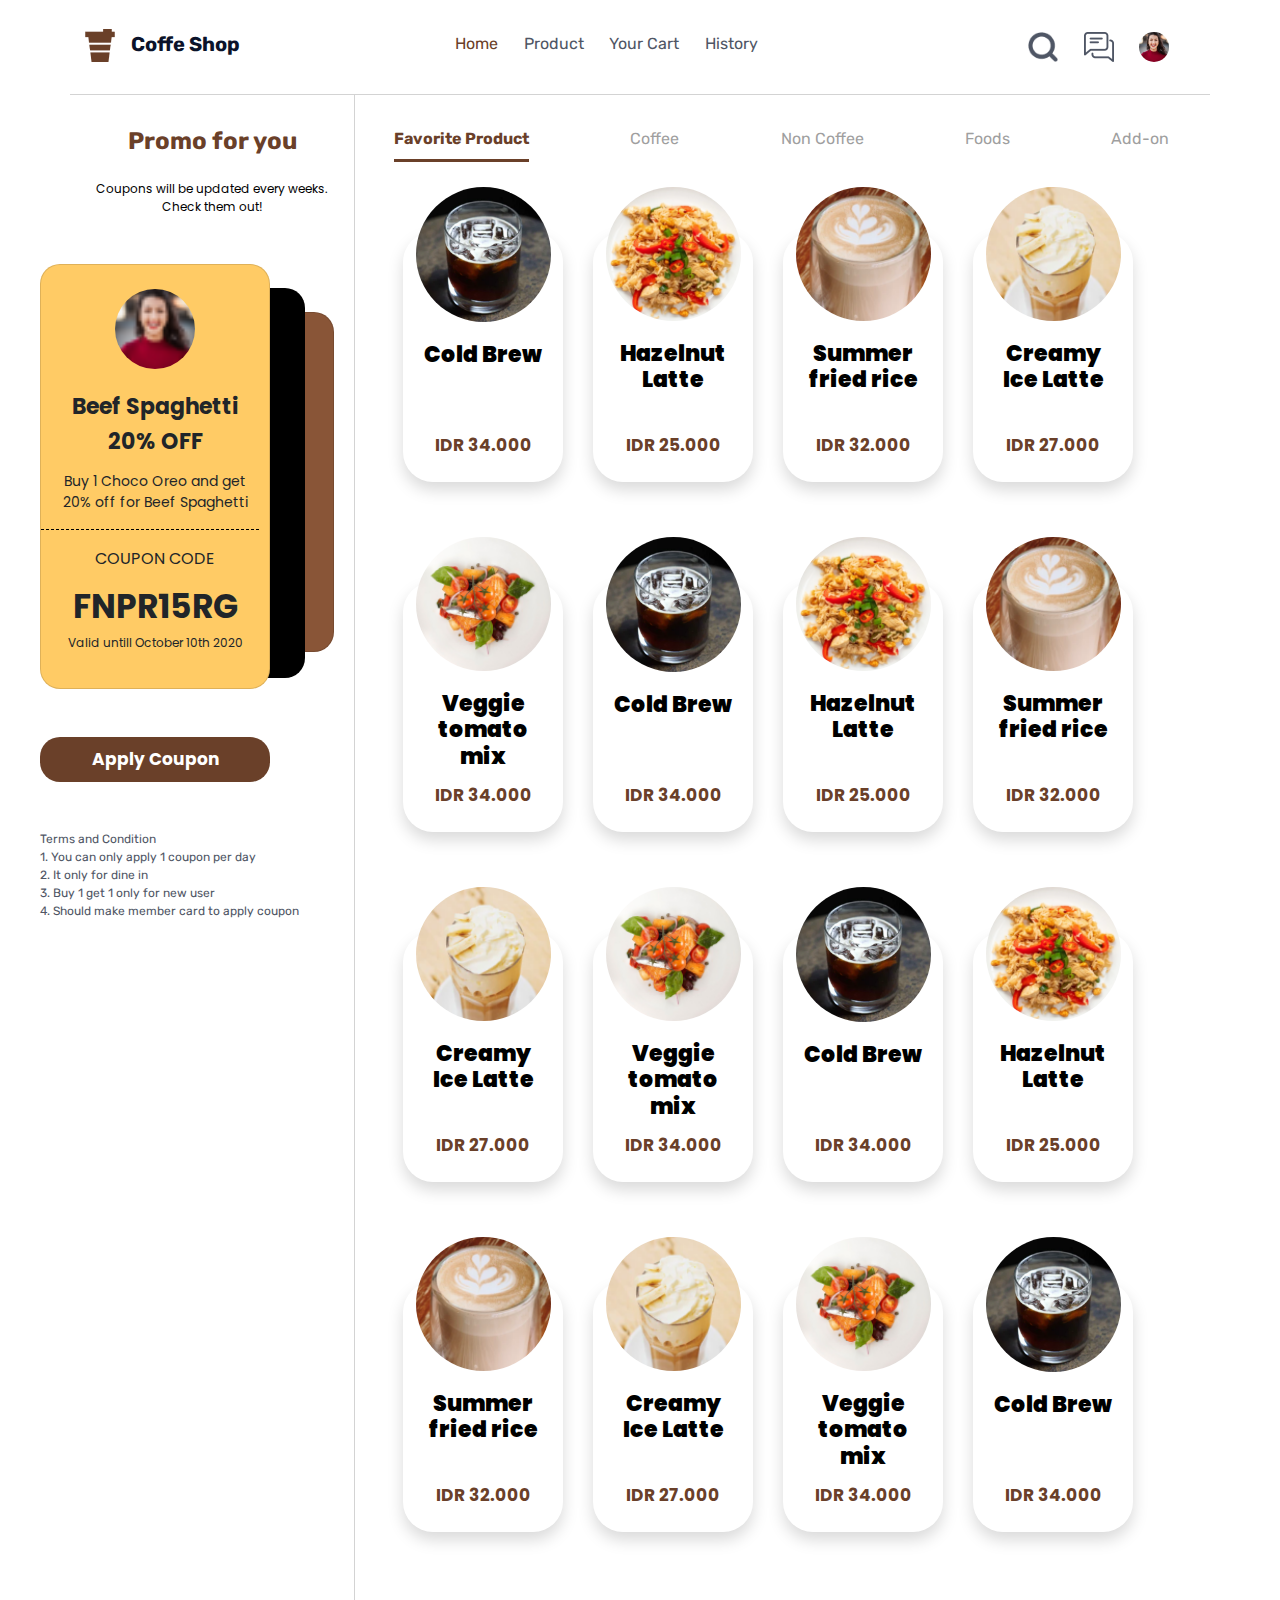
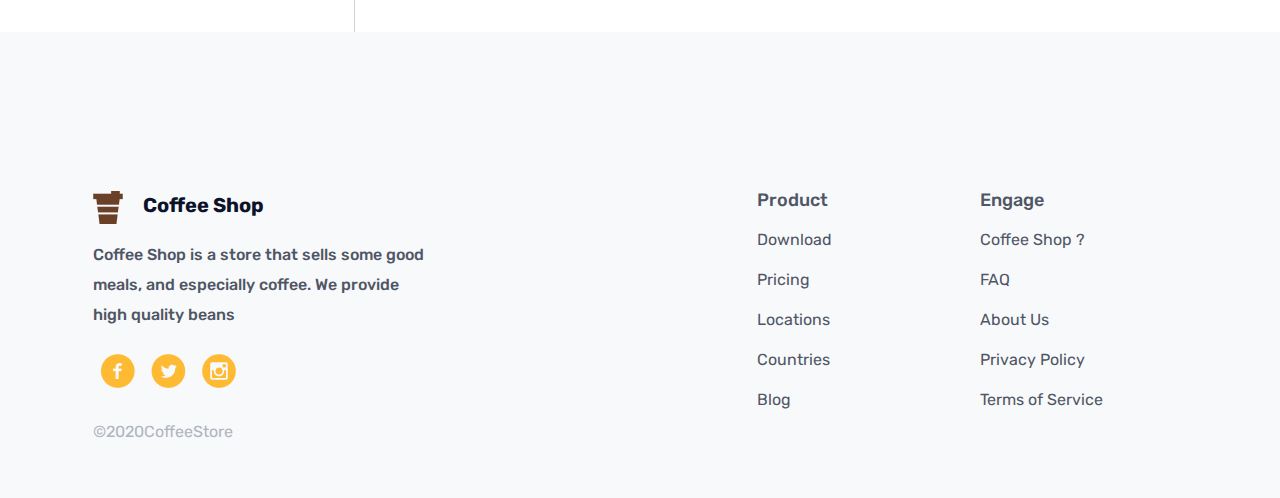
<file: index.html>
<!doctype html>
<html lang="en">
  <head>
    <title>Coffee Shop - Product Customer</title>
    <!-- Required meta tags -->
    <meta charset="utf-8">
    <meta name="viewport" content="width=device-width, initial-scale=1, shrink-to-fit=no">

    <!-- Bootstrap CSS -->
    <link rel="stylesheet" href="frontend/libraries/bootstrap/css/bootstrap.css">
    <link rel="preconnect" href="https://fonts.gstatic.com">
    <link href="https://fonts.googleapis.com/css2?family=Rubik:wght@400;500;700&display=swap" rel="stylesheet">
    <link rel="preconnect" href="https://fonts.gstatic.com">
<link href="https://fonts.googleapis.com/css2?family=Poppins:wght@400;500;700;900&display=swap" rel="stylesheet">
    <link rel="stylesheet" href="frontend/styles/main.css">
  </head>
  <body>

    <nav>
      <div class="container my-4">
        <div class="d-flex justify-content-between">
          <div class="nav-logo">
            <ul class="navbar-nav">
              <li>
                  <a class="navbar-brand" href="#"><img class="mr-3" src="frontend/images/coffee-nav-icon.png"><strong style="color: #0B132A;">Coffe Shop</strong></a>
              </li>
            </ul>
          </div>
          <div class="nav-menu d-md-block d-none d-sm-none d-md-block">
            <ul class="navbar-nav flex-row">
              <li class="nav-item active">
                <a class="nav-link" href="#">Home <span class="sr-only">(current)</span></a>
              </li>
              <li class="nav-item">
                <a class="nav-link" href="#">Product</a>
              </li>
              <li class="nav-item">
                <a class="nav-link" href="#">Your Cart</a>
              </li>
              <li class="nav-item">
                  <a class="nav-link" href="#">History</a>
              </li>  
            </ul>
          </div>
          <div class="nav-user ml-md-auto">
            <ul class="navbar-nav mr-auto flex-row">
              <li class="nav-item ml-lg-auto">
                <a class="nav-link" href="#">
                  <img src="/frontend/images/search-icon.png" style="width: 30px; height:30px;">
                </a>
              </li>
              <li class="nav-item pr-0">
                <a class="nav-link" href="#">
                  <img src="/frontend/images/chat-icon.png">
                </a>  
              </li>
              <li class="nav-item pr-0">
                <a class="nav-link" href="#">
                  <img class="rounded-circle" src="/frontend/images/profile.png">
                </a>  
              </li>
            </ul>
          </div>
        </div>
        <!-- mobile view menu -->
        <div class="d-flex flex-column d-none d-sm-block d-md-none">
          <div class="nav-menu-m align-center mx-auto my-auto">
            <ul class="navbar-nav mr-auto mt-2 mt-lg-0 flex-row ">
              <li class="nav-item active">
                <a class="nav-link" href="#">Home <span class="sr-only">(current)</span></a>
              </li>
              <li class="nav-item">
                <a class="nav-link" href="#">Product</a>
              </li>
              <li class="nav-item">
                <a class="nav-link" href="#">Your Cart</a>
              </li>
              <li class="nav-item">
                  <a class="nav-link" href="#">History</a>
              </li>  
            </ul>
          </div>
        </div>
      </div>
    </nav>

    <main> 
      <div class="container product-cust">
        <div class="row">
          <!-- main left content -->
          <div class="col-lg-3 main-left pt-2" >
            <h4 class="mt-4" style="color: #6A4029; font-weight: 700; text-align: center;">Promo for you</h4>
            <p class="mt-4" style="font-weight: 400; font-size: 12px; text-align: center; font-family: Poppins, sans-serif; color: #000000;">
              Coupons will be updated every weeks. <br> Check them out! 
            </p>

            <div class="coupon-card-parent px-auto">
              <div class="card mt-5 ml-4 coupon-card coupon-card-back position-absolute justify-content-md-center d-none d-sm-block" style="width: 225px; height: 340px; background-color: #895537;">
              </div>
  
              <div class="card mt-4 coupon-card coupon-card-back position-absolute justify-content-md-center d-none d-sm-block" style="width: 215px; height: 390px; background-color: #000; margin-left: 5px;">
              </div>
  
              <div class="card mt-5 coupon-card justify-content-md-center" style="width: 230px; background-color: #FFCB65;">
                <img class="card-img-top rounded-circle mx-auto mt-4" src="/frontend/images/profile.png" style="width: 80px">
                <div class="card-body text-center">
                  <h5 class="card-title" style="font-weight: 700; font-size: 22px; line-height: 35px;">
                    Beef Spaghetti
                    <br>
                    20% OFF
                  </h5>
                  <p class="card-text" style="font-size: 14px;">
                    Buy 1 Choco Oreo and get 20% off for Beef Spaghetti
                  </p>
                  <hr>
                  <p class="poppins">
                    COUPON CODE
                  </p>
                  <h5 class="poppins coupon">
                    FNPR15RG
                  </h5>
                  <p class="poppins" style="font-size: 12px;">
                    Valid untill October 10th 2020
                  </p>
                </div>
              </div>
              <a href="#" class="btn btn-coupon mt-5">
                <span class="poppins" style="font-weight: 700; font-size: 17px;">
                  Apply Coupon
                </span>
              </a>
              <div class="coupon-term-condition mt-5">
                <p style="font-size: 12px; color: #4F5665;">
                  Terms and Condition <br>
                1. You can only apply 1 coupon per day <br>
                2. It only for dine in <br>
                3. Buy 1 get 1 only for new user <br>
                4. Should make member card to apply coupon
                </p>
              </div> 
            </div>


          </div>
          <!-- main right content -->
          <div class="col-lg-9 pt-4 main-right"">
            <ul class="navbar-nav flex-row d-flex justify-content-between ml-4">
              <li class="nav-item active">
                <a class="nav-link" href="#">Favorite Product<span class="sr-only">(current)</span></a>
              </li>
              <li class="nav-item">
                <a class="nav-link" href="#">Coffee</a>
              </li>
              <li class="nav-item">
                <a class="nav-link" href="#">Non Coffee</a>
              </li>
              <li class="nav-item">
                  <a class="nav-link" href="#">Foods</a>
              </li>  
              <li class="nav-item">
                <a class="nav-link" href="#">Add-on</a>
              </li>  
            </ul>
            
            <div class="product-list ml-lg-5">
              <div class="row">
                <a class="card-product-link" href="product_details.html">
                  <div class="card card-product shadow rounded">
                    <img class="card-img-top rounded-circle product-item mx-auto" src="/frontend/images/cold_brew.png" alt="Card image cap">
                    <div class="card-body">
                      <h5 class="card-title poppins text-center">Cold Brew</h5>
                    </div>
                    <div class="card-price mb-4">
                      <p class="card-text text-center poppins">IDR 34.000</p>
                    </div>
                  </div>
                </a>
                <a class="card-product-link" href="product_details.html">
                  <div class="card card-product shadow rounded">
                    <img class="card-img-top rounded-circle product-item mx-auto" src="/frontend/images/product-2.png" alt="Card image cap">
                    <div class="card-body">
                      <h5 class="card-title poppins text-center">Hazelnut Latte</h5>
                    </div>
                    <div class="card-price mb-4">
                      <p class="card-text text-center poppins">IDR 25.000</p>
                    </div>
                  </div>
                </a>
                <a class="card-product-link" href="product_details.html">
                  <div class="card card-product shadow rounded">
                    <img class="card-img-top rounded-circle product-item mx-auto" src="/frontend/images/product-3.png" alt="Card image cap">
                    <div class="card-body">
                      <h5 class="card-title poppins text-center">Summer fried rice</h5>
                    </div>
                    <div class="card-price mb-4">
                      <p class="card-text text-center poppins">IDR 32.000</p>
                    </div>
                  </div>
                </a>
                <a class="card-product-link" href="product_details.html">
                  <div class="card card-product shadow rounded">
                    <img class="card-img-top rounded-circle product-item mx-auto" src="/frontend/images/product-4.png" alt="Card image cap">
                    <div class="card-body">
                      <h5 class="card-title poppins text-center">Creamy Ice Latte</h5>
                    </div>
                    <div class="card-price mb-4">
                      <p class="card-text text-center poppins">IDR 27.000</p>
                    </div>
                  </div>
                </a>
                <a class="card-product-link" href="product_details.html">
                  <div class="card card-product shadow rounded">
                    <img class="card-img-top rounded-circle product-item mx-auto" src="/frontend/images/product-1.png" alt="Card image cap">
                    <div class="card-body">
                      <h5 class="card-title poppins text-center">Veggie tomato mix</h5>
                    </div>
                    <div class="card-price mb-4">
                      <p class="card-text text-center poppins">IDR 34.000</p>
                    </div>
                  </div>
                </a>
                <a class="card-product-link" href="product_details.html">
                  <div class="card card-product shadow rounded">
                    <img class="card-img-top rounded-circle product-item mx-auto" src="/frontend/images/cold_brew.png" alt="Card image cap">
                    <div class="card-body">
                      <h5 class="card-title poppins text-center">Cold Brew</h5>
                    </div>
                    <div class="card-price mb-4">
                      <p class="card-text text-center poppins">IDR 34.000</p>
                    </div>
                  </div>
                </a>
                <a class="card-product-link" href="product_details.html">
                  <div class="card card-product shadow rounded">
                    <img class="card-img-top rounded-circle product-item mx-auto" src="/frontend/images/product-2.png" alt="Card image cap">
                    <div class="card-body">
                      <h5 class="card-title poppins text-center">Hazelnut Latte</h5>
                    </div>
                    <div class="card-price mb-4">
                      <p class="card-text text-center poppins">IDR 25.000</p>
                    </div>
                  </div>
                </a>
                <a class="card-product-link" href="product_details.html">
                  <div class="card card-product shadow rounded">
                    <img class="card-img-top rounded-circle product-item mx-auto" src="/frontend/images/product-3.png" alt="Card image cap">
                    <div class="card-body">
                      <h5 class="card-title poppins text-center">Summer fried rice</h5>
                    </div>
                    <div class="card-price mb-4">
                      <p class="card-text text-center poppins">IDR 32.000</p>
                    </div>
                  </div>
                </a>
                <a class="card-product-link" href="product_details.html">
                  <div class="card card-product shadow rounded">
                    <img class="card-img-top rounded-circle product-item mx-auto" src="/frontend/images/product-4.png" alt="Card image cap">
                    <div class="card-body">
                      <h5 class="card-title poppins text-center">Creamy Ice Latte</h5>
                    </div>
                    <div class="card-price mb-4">
                      <p class="card-text text-center poppins">IDR 27.000</p>
                    </div>
                  </div>
                </a>
                <a class="card-product-link" href="product_details.html">
                  <div class="card card-product shadow rounded">
                    <img class="card-img-top rounded-circle product-item mx-auto" src="/frontend/images/product-1.png" alt="Card image cap">
                    <div class="card-body">
                      <h5 class="card-title poppins text-center">Veggie tomato mix</h5>
                    </div>
                    <div class="card-price mb-4">
                      <p class="card-text text-center poppins">IDR 34.000</p>
                    </div>
                  </div>
                </a>
                <a class="card-product-link" href="product_details.html">
                  <div class="card card-product shadow rounded">
                    <img class="card-img-top rounded-circle product-item mx-auto" src="/frontend/images/cold_brew.png" alt="Card image cap">
                    <div class="card-body">
                      <h5 class="card-title poppins text-center">Cold Brew</h5>
                    </div>
                    <div class="card-price mb-4">
                      <p class="card-text text-center poppins">IDR 34.000</p>
                    </div>
                  </div>
                </a>
                <a class="card-product-link" href="product_details.html">
                  <div class="card card-product shadow rounded">
                    <img class="card-img-top rounded-circle product-item mx-auto" src="/frontend/images/product-2.png" alt="Card image cap">
                    <div class="card-body">
                      <h5 class="card-title poppins text-center">Hazelnut Latte</h5>
                    </div>
                    <div class="card-price mb-4">
                      <p class="card-text text-center poppins">IDR 25.000</p>
                    </div>
                  </div>
                </a>
                <a class="card-product-link" href="product_details.html">
                  <div class="card card-product shadow rounded">
                    <img class="card-img-top rounded-circle product-item mx-auto" src="/frontend/images/product-3.png" alt="Card image cap">
                    <div class="card-body">
                      <h5 class="card-title poppins text-center">Summer fried rice</h5>
                    </div>
                    <div class="card-price mb-4">
                      <p class="card-text text-center poppins">IDR 32.000</p>
                    </div>
                  </div>
                </a>
                <a class="card-product-link" href="product_details.html">
                  <div class="card card-product shadow rounded">
                    <img class="card-img-top rounded-circle product-item mx-auto" src="/frontend/images/product-4.png" alt="Card image cap">
                    <div class="card-body">
                      <h5 class="card-title poppins text-center">Creamy Ice Latte</h5>
                    </div>
                    <div class="card-price mb-4">
                      <p class="card-text text-center poppins">IDR 27.000</p>
                    </div>
                  </div>
                </a>
                <a class="card-product-link" href="product_details.html">
                  <div class="card card-product shadow rounded">
                    <img class="card-img-top rounded-circle product-item mx-auto" src="/frontend/images/product-1.png" alt="Card image cap">
                    <div class="card-body">
                      <h5 class="card-title poppins text-center">Veggie tomato mix</h5>
                    </div>
                    <div class="card-price mb-4">
                      <p class="card-text text-center poppins">IDR 34.000</p>
                    </div>
                  </div>
                </a>
                <a class="card-product-link" href="product_details.html">
                  <div class="card card-product shadow rounded">
                    <img class="card-img-top rounded-circle product-item mx-auto" src="/frontend/images/cold_brew.png" alt="Card image cap">
                    <div class="card-body">
                      <h5 class="card-title poppins text-center">Cold Brew</h5>
                    </div>
                    <div class="card-price mb-4">
                      <p class="card-text text-center poppins">IDR 34.000</p>
                    </div>
                  </div>
                </a>               
               
              </div>
            </div>

          </div>
        </div>
      </div>
    </main>

    <footer class="bg-light">
      <div class="container">
        <div class="d-flex flex-row justify-content-center">
          <div class="p-2" style="width: 60vw;">
            <span>
              <img class="footer-brand mr-3" src="/frontend/images/coffee-nav-icon.png">
              <strong class="coffee-shop">Coffee Shop</strong>
            </span>
            <p class="footer-text mt-3" style="line-height: 30px;">
              Coffee Shop is a store that sells some good <br> 
              meals, and especially coffee. We provide <br>
              high quality beans
            </p>
            <div class="footer-icon-copyright d-none d-sm-block">
              <div class="footer-media-icon d-flex flex-row mb-4">
                <a href="#" class="p-2"><img src="/frontend/images/fb-icon.png"></a>
                <a href="#" class="p-2"><img src="/frontend/images/tw-icon.png"></a>
                <a href="#" class="p-2"><img src="/frontend/images/ig-icon.png"></a>
              </div>
              <p style="font-size: 16px; font-weight: 400; color: #AFB5C0;">
                &copy;2020CoffeeStore
              </p>
            </div>
          </div>
          <div class="p-2 d-none d-sm-block" style="width: 20vw;">
            <h5 class="footer-text-section">Product</h5>
            <ul class="footer-text-2">
              <li>Download</li>
              <li>Pricing</li>
              <li>Locations</li>
              <li>Countries</li>
              <li>Blog</li>
            </ul>
          </div>
          <div class="p-2 d-none d-sm-block" style="width: 20vw;">
            <h5 class="footer-text-section">Engage</h5>
            <ul class="footer-text-2">
              <li>Coffee Shop ?</li>
              <li>FAQ</li>
              <li>About Us</li>
              <li>Privacy Policy</li>
              <li>Terms of Service</li>
            </ul>
          </div>
        </div>
        <!-- mobile view -->
        <div class="d-block d-sm-none">
          <div class="d-flex flex-row justify-content-center">
            <div class="p-2" style="width: 30vw;">
              <h5 class="footer-text-section">Product</h5>
              <ul class="footer-text-2">
                <li>Download</li>
                <li>Pricing</li>
                <li>Locations</li>
                <li>Countries</li>
                <li>Blog</li>
              </ul>
            </div>
            <div class="p-2" style="width: 30vw;">
              <h5 class="footer-text-section">Engage</h5>
              <ul class="footer-text-2">
                <li>Coffee Shop ?</li>
                <li>FAQ</li>
                <li>About Us</li>
                <li>Privacy Policy</li>
                <li>Terms of Service</li>
              </ul>
            </div>
          </div>
          <div class="d-flex flex-row justify-content-center">
            <div class="footer-icon-copyright d-block d-sm-">
              <div class="footer-media-icon d-flex flex-row mb-4">
                <a href="#" class="p-2"><img src="/frontend/images/fb-icon.png"></a>
                <a href="#" class="p-2"><img src="/frontend/images/tw-icon.png"></a>
                <a href="#" class="p-2"><img src="/frontend/images/ig-icon.png"></a>
              </div>
              <p style="font-size: 16px; font-weight: 400; color: #AFB5C0;">
                &copy;2020CoffeeStore
              </p>
            </div>
          </div>
        </div>
      </div>
    </footer>


      
    <!-- Optional JavaScript -->
    <!-- jQuery first, then Popper.js, then Bootstrap JS -->
    <script src="https://code.jquery.com/jquery-3.3.1.slim.min.js" integrity="sha384-q8i/X+965DzO0rT7abK41JStQIAqVgRVzpbzo5smXKp4YfRvH+8abtTE1Pi6jizo" crossorigin="anonymous"></script>
    <script src="https://cdnjs.cloudflare.com/ajax/libs/popper.js/1.14.7/umd/popper.min.js" integrity="sha384-UO2eT0CpHqdSJQ6hJty5KVphtPhzWj9WO1clHTMGa3JDZwrnQq4sF86dIHNDz0W1" crossorigin="anonymous"></script>
    <script src="frontend/libraries/bootstrap/js/bootstrap.js"></script>  </body>
</html>
</file>
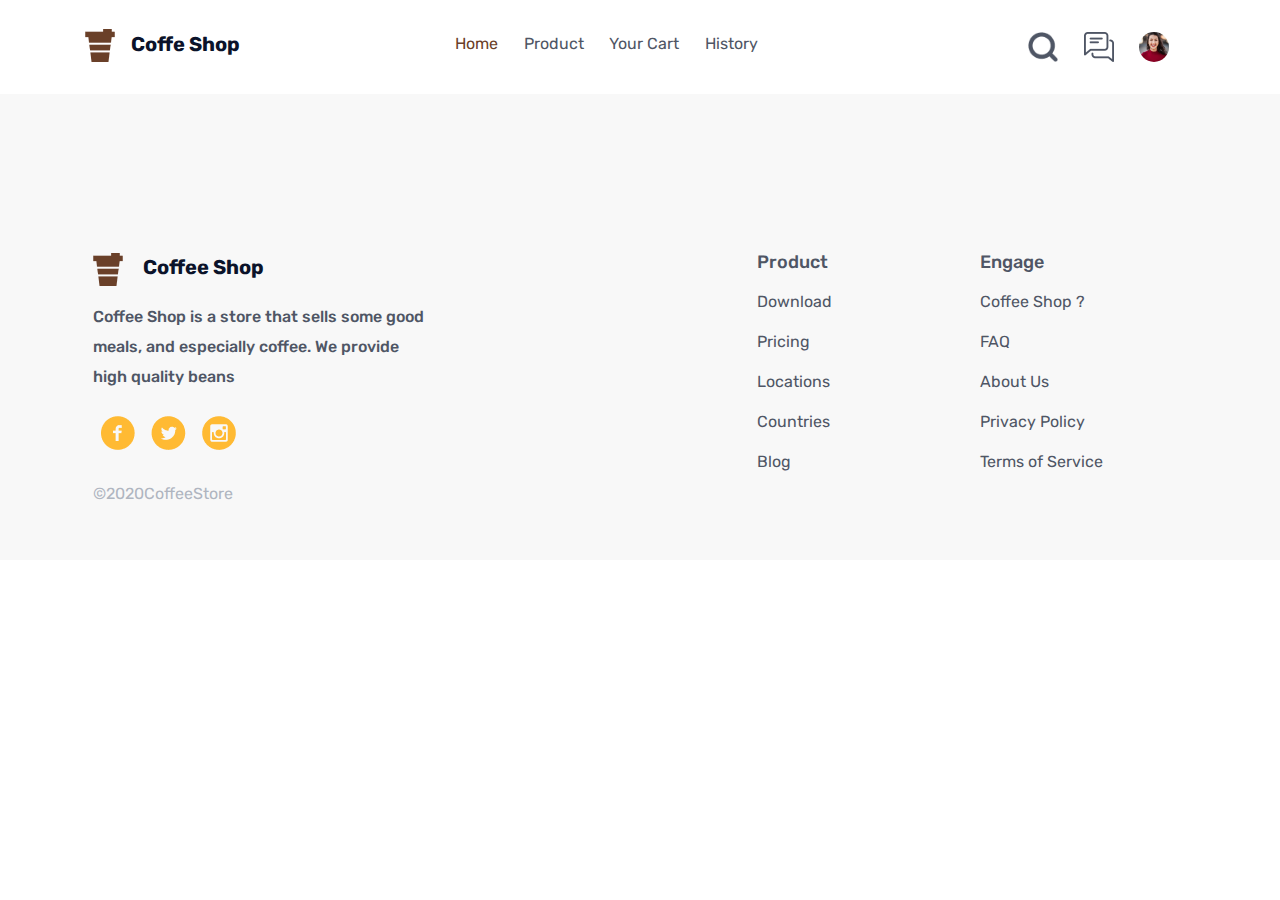
<file: header&footer.html>
<!doctype html>
<html lang="en">
  <head>
    <title>Title</title>
    <!-- Required meta tags -->
    <meta charset="utf-8">
    <meta name="viewport" content="width=device-width, initial-scale=1, shrink-to-fit=no">

    <!-- Bootstrap CSS -->
    <link rel="stylesheet" href="frontend/libraries/bootstrap/css/bootstrap.css">
    <link rel="preconnect" href="https://fonts.gstatic.com">
    <link href="https://fonts.googleapis.com/css2?family=Rubik:wght@400;500;700&display=swap" rel="stylesheet">
    <link rel="stylesheet" href="frontend/styles/main.css">
  </head>
  <body>
<!-- navbar -->
    <nav>
      <div class="container my-4">
        <div class="d-flex justify-content-between">
          <div class="nav-logo">
            <ul class="navbar-nav">
              <li>
                  <a class="navbar-brand" href="#"><img class="mr-3" src="frontend/images/coffee-nav-icon.png"><strong style="color: #0B132A;">Coffe Shop</strong></a>
              </li>
            </ul>
          </div>
          <div class="nav-menu d-md-block d-none d-sm-none d-md-block">
            <ul class="navbar-nav flex-row">
              <li class="nav-item active">
                <a class="nav-link" href="#">Home <span class="sr-only">(current)</span></a>
              </li>
              <li class="nav-item">
                <a class="nav-link" href="#">Product</a>
              </li>
              <li class="nav-item">
                <a class="nav-link" href="#">Your Cart</a>
              </li>
              <li class="nav-item">
                  <a class="nav-link" href="#">History</a>
              </li>  
            </ul>
          </div>
          <div class="nav-user ml-md-auto">
            <ul class="navbar-nav mr-auto flex-row">
              <li class="nav-item ml-lg-auto">
                <a class="nav-link" href="#">
                  <img src="/frontend/images/search-icon.png" style="width: 30px; height:30px;">
                </a>
              </li>
              <li class="nav-item pr-0">
                <a class="nav-link" href="#">
                  <img src="/frontend/images/chat-icon.png">
                </a>  
              </li>
              <li class="nav-item pr-0">
                <a class="nav-link" href="#">
                  <img class="rounded-circle" src="/frontend/images/profile.png">
                </a>  
              </li>
            </ul>
          </div>
        </div>
        <!-- mobile view menu -->
        <div class="d-flex flex-column d-none d-sm-block d-md-none">
          <div class="nav-menu-m align-center mx-auto my-auto">
            <ul class="navbar-nav mr-auto mt-2 mt-lg-0 flex-row">
              <li class="nav-item active">
                <a class="nav-link" href="#">Home <span class="sr-only">(current)</span></a>
              </li>
              <li class="nav-item">
                <a class="nav-link" href="#">Product</a>
              </li>
              <li class="nav-item">
                <a class="nav-link" href="#">Your Cart</a>
              </li>
              <li class="nav-item">
                  <a class="nav-link" href="#">History</a>
              </li>  
            </ul>
          </div>
        </div>
      </div>
    </nav>

    <footer>
      <div class="container">
        <div class="d-flex flex-row justify-content-center">
          <div class="p-2" style="width: 60vw;">
            <span>
              <img class="footer-brand mr-3" src="/frontend/images/coffee-nav-icon.png">
              <strong class="coffee-shop">Coffee Shop</strong>
            </span>
            <p class="footer-text mt-3" style="line-height: 30px;">
              Coffee Shop is a store that sells some good <br> 
              meals, and especially coffee. We provide <br>
              high quality beans
            </p>
            <div class="footer-icon-copyright d-none d-sm-block">
              <div class="footer-media-icon d-flex flex-row mb-4">
                <a href="#" class="p-2"><img src="/frontend/images/fb-icon.png"></a>
                <a href="#" class="p-2"><img src="/frontend/images/tw-icon.png"></a>
                <a href="#" class="p-2"><img src="/frontend/images/ig-icon.png"></a>
              </div>
              <p style="font-size: 16px; font-weight: 400; color: #AFB5C0;">
                &copy;2020CoffeeStore
              </p>
            </div>
          </div>
          <div class="p-2 d-none d-sm-block" style="width: 20vw;">
            <h5 class="footer-text-section">Product</h5>
            <ul class="footer-text-2">
              <li>Download</li>
              <li>Pricing</li>
              <li>Locations</li>
              <li>Countries</li>
              <li>Blog</li>
            </ul>
          </div>
          <div class="p-2 d-none d-sm-block" style="width: 20vw;">
            <h5 class="footer-text-section">Engage</h5>
            <ul class="footer-text-2">
              <li>Coffee Shop ?</li>
              <li>FAQ</li>
              <li>About Us</li>
              <li>Privacy Policy</li>
              <li>Terms of Service</li>
            </ul>
          </div>
        </div>
        <!-- mobile view -->
        <div class="d-block d-sm-none">
          <div class="d-flex flex-row justify-content-center">
            <div class="p-2" style="width: 30vw;">
              <h5 class="footer-text-section">Product</h5>
              <ul class="footer-text-2">
                <li>Download</li>
                <li>Pricing</li>
                <li>Locations</li>
                <li>Countries</li>
                <li>Blog</li>
              </ul>
            </div>
            <div class="p-2" style="width: 30vw;">
              <h5 class="footer-text-section">Engage</h5>
              <ul class="footer-text-2">
                <li>Coffee Shop ?</li>
                <li>FAQ</li>
                <li>About Us</li>
                <li>Privacy Policy</li>
                <li>Terms of Service</li>
              </ul>
            </div>
          </div>
          <div class="d-flex flex-row justify-content-center">
            <div class="footer-icon-copyright d-block d-sm-">
              <div class="footer-media-icon d-flex flex-row mb-4">
                <a href="#" class="p-2"><img src="/frontend/images/fb-icon.png"></a>
                <a href="#" class="p-2"><img src="/frontend/images/tw-icon.png"></a>
                <a href="#" class="p-2"><img src="/frontend/images/ig-icon.png"></a>
              </div>
              <p style="font-size: 16px; font-weight: 400; color: #AFB5C0;">
                &copy;2020CoffeeStore
              </p>
            </div>
          </div>
        </div>
      </div>
    </footer>


      
    <!-- Optional JavaScript -->
    <!-- jQuery first, then Popper.js, then Bootstrap JS -->
    <script src="https://code.jquery.com/jquery-3.3.1.slim.min.js" integrity="sha384-q8i/X+965DzO0rT7abK41JStQIAqVgRVzpbzo5smXKp4YfRvH+8abtTE1Pi6jizo" crossorigin="anonymous"></script>
    <script src="https://cdnjs.cloudflare.com/ajax/libs/popper.js/1.14.7/umd/popper.min.js" integrity="sha384-UO2eT0CpHqdSJQ6hJty5KVphtPhzWj9WO1clHTMGa3JDZwrnQq4sF86dIHNDz0W1" crossorigin="anonymous"></script>
    <script src="frontend/libraries/bootstrap/js/bootstrap.js"></script>  </body>
</html>
</file>
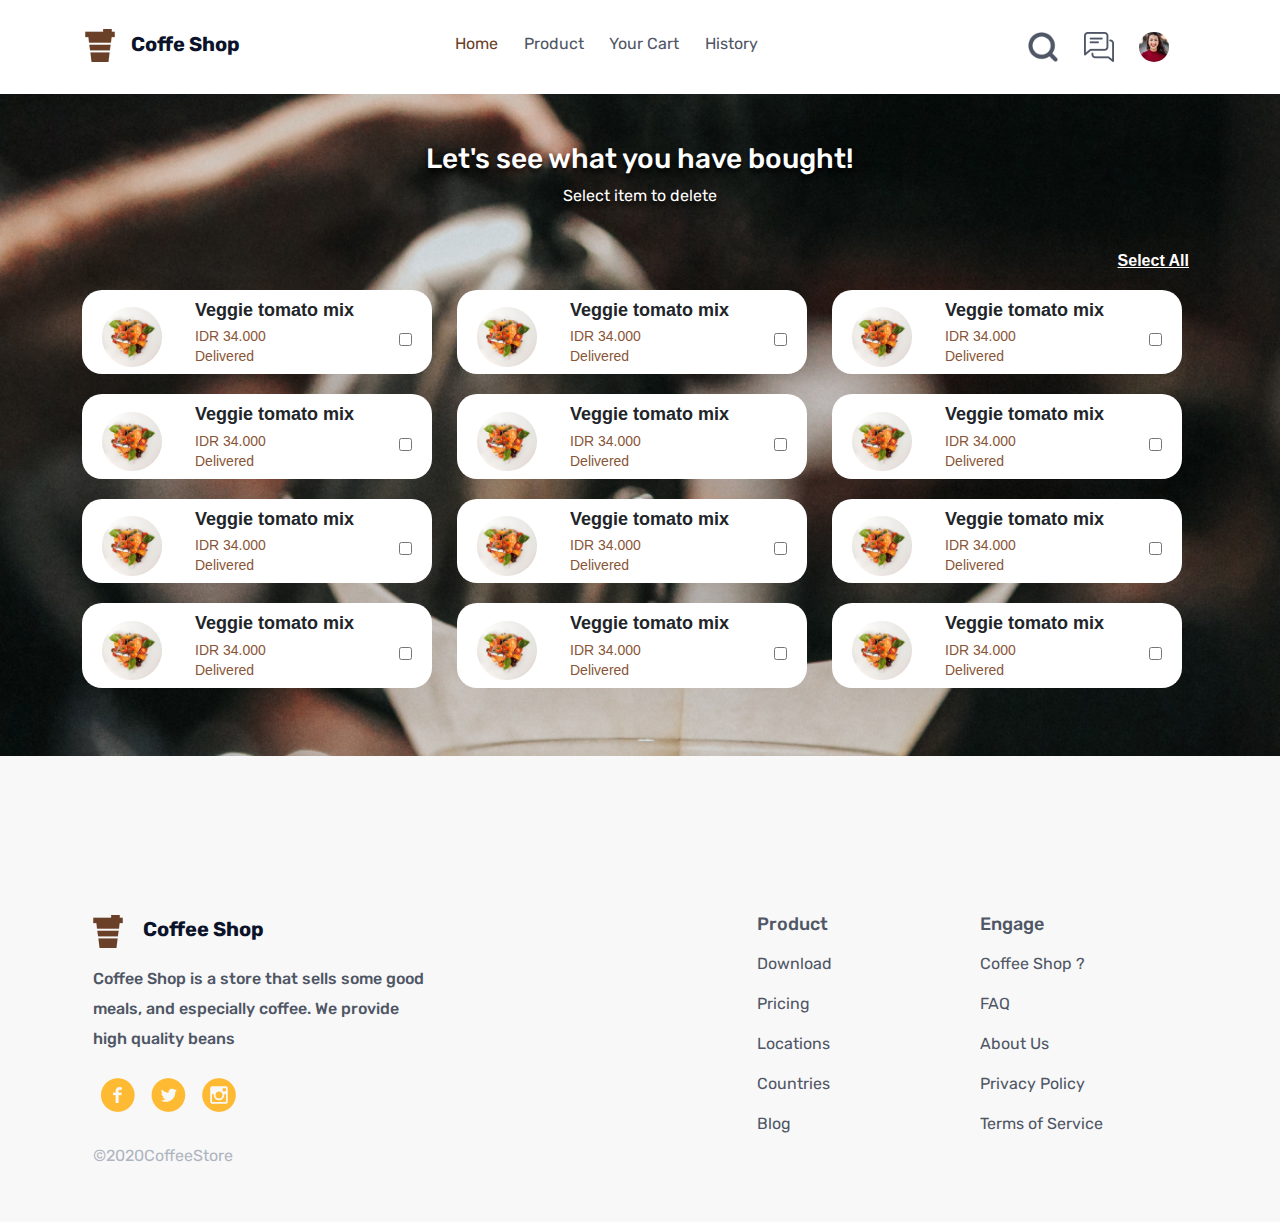
<file: history.html>
<!doctype html>
<html lang="en">
  <head>
    <title>Coffee Shop - History</title>
    <!-- Required meta tags -->
    <meta charset="utf-8">
    <meta name="viewport" content="width=device-width, initial-scale=1, shrink-to-fit=no">

    <!-- Bootstrap CSS -->
    <link rel="stylesheet" href="frontend/libraries/bootstrap/css/bootstrap.css">
    <link rel="preconnect" href="https://fonts.gstatic.com">
    <link href="https://fonts.googleapis.com/css2?family=Rubik:wght@400;500;700&display=swap" rel="stylesheet">
    <link rel="stylesheet" href="frontend/styles/main.css">
  </head>
  <body>
<!-- navbar -->
    <nav>
      <div class="container my-4">
        <div class="d-flex justify-content-between">
          <div class="nav-logo">
            <ul class="navbar-nav">
              <li>
                  <a class="navbar-brand" href="#"><img class="mr-3" src="frontend/images/coffee-nav-icon.png"><strong style="color: #0B132A;">Coffe Shop</strong></a>
              </li>
            </ul>
          </div>
          <div class="nav-menu d-md-block d-none d-sm-none d-md-block">
            <ul class="navbar-nav flex-row">
              <li class="nav-item active">
                <a class="nav-link" href="#">Home <span class="sr-only">(current)</span></a>
              </li>
              <li class="nav-item">
                <a class="nav-link" href="#">Product</a>
              </li>
              <li class="nav-item">
                <a class="nav-link" href="#">Your Cart</a>
              </li>
              <li class="nav-item">
                  <a class="nav-link" href="#">History</a>
              </li>  
            </ul>
          </div>
          <div class="nav-user ml-md-auto">
            <ul class="navbar-nav mr-auto flex-row">
              <li class="nav-item ml-lg-auto">
                <a class="nav-link" href="#">
                  <img src="/frontend/images/search-icon.png" style="width: 30px; height:30px;">
                </a>
              </li>
              <li class="nav-item pr-0">
                <a class="nav-link" href="#">
                  <img src="/frontend/images/chat-icon.png">
                </a>  
              </li>
              <li class="nav-item pr-0">
                <a class="nav-link" href="#">
                  <img class="rounded-circle" src="/frontend/images/profile.png">
                </a>  
              </li>
            </ul>
          </div>
        </div>
        <!-- mobile view menu -->
        <div class="d-flex flex-column d-none d-sm-block d-md-none">
          <div class="nav-menu-m align-center mx-auto my-auto">
            <ul class="navbar-nav mr-auto mt-2 mt-lg-0 flex-row">
              <li class="nav-item active">
                <a class="nav-link" href="#">Home <span class="sr-only">(current)</span></a>
              </li>
              <li class="nav-item">
                <a class="nav-link" href="#">Product</a>
              </li>
              <li class="nav-item">
                <a class="nav-link" href="#">Your Cart</a>
              </li>
              <li class="nav-item">
                  <a class="nav-link" href="#">History</a>
              </li>  
            </ul>
          </div>
        </div>
      </div>
    </nav>

    <main class="history-page">
      <div class="container">
        <div class="row pt-5">
          <div class="col text-center" style="color: #fff; text-shadow: 0px 4px 4px rgba(0, 0, 0, 0.8);"> 
            <h3>Let's see what you have bought!</h3>
            <p>Select item to delete</p>
          </div>
        </div>
        <div class="text-right mt-4 mb-3">
          <button 
            class="btn-all btn-transparent poppins"
            style="
            font-weight: 700;
            text-decoration-line: underline;
            border:unset;
            background-color: unset;
            color: #fff;
            font-size: 16px;
            "
            data-toggle="modal" 
            data-target="#staticBackdrop">
            Select All
          </button>
        </div>
        <div class="history-list row poppins pb-5">
          <div class="card">
            <div class="d-flex flex-row align-items-center">
              <div class="pic" style="width: 30%">
                <img class="rounded-circle" src="/frontend/images/product-1.png" width="60px">
              </div>
              <div class="desc" style="width: 70%">
                <div class="item-desc">
                  <h5>Veggie tomato mix</h5>
                  <div class="d-flex flex-row justify-content-between">
                    <div>
                      <p>IDR 34.000</p>
                      <p>Delivered</p>
                    </div>
                    <div>
                      <input type="checkbox">
                    </div>
                  </div>
                </div>
              </div>
            </div>
          </div>
          <div class="card">
            <div class="d-flex flex-row align-items-center">
              <div class="pic" style="width: 30%">
                <img class="rounded-circle" src="/frontend/images/product-1.png" width="60px">
              </div>
              <div class="desc" style="width: 70%">
                <div class="item-desc">
                  <h5>Veggie tomato mix</h5>
                  <div class="d-flex flex-row justify-content-between">
                    <div>
                      <p>IDR 34.000</p>
                      <p>Delivered</p>
                    </div>
                    <div>
                      <input type="checkbox">
                    </div>
                  </div>
                </div>
              </div>
            </div>
          </div>
          <div class="card">
            <div class="d-flex flex-row align-items-center">
              <div class="pic" style="width: 30%">
                <img class="rounded-circle" src="/frontend/images/product-1.png" width="60px">
              </div>
              <div class="desc" style="width: 70%">
                <div class="item-desc">
                  <h5>Veggie tomato mix</h5>
                  <div class="d-flex flex-row justify-content-between">
                    <div>
                      <p>IDR 34.000</p>
                      <p>Delivered</p>
                    </div>
                    <div>
                      <input type="checkbox">
                    </div>
                  </div>
                </div>
              </div>
            </div>
          </div>
          <div class="card">
            <div class="d-flex flex-row align-items-center">
              <div class="pic" style="width: 30%">
                <img class="rounded-circle" src="/frontend/images/product-1.png" width="60px">
              </div>
              <div class="desc" style="width: 70%">
                <div class="item-desc">
                  <h5>Veggie tomato mix</h5>
                  <div class="d-flex flex-row justify-content-between">
                    <div>
                      <p>IDR 34.000</p>
                      <p>Delivered</p>
                    </div>
                    <div>
                      <input type="checkbox">
                    </div>
                  </div>
                </div>
              </div>
            </div>
          </div>
          <div class="card">
            <div class="d-flex flex-row align-items-center">
              <div class="pic" style="width: 30%">
                <img class="rounded-circle" src="/frontend/images/product-1.png" width="60px">
              </div>
              <div class="desc" style="width: 70%">
                <div class="item-desc">
                  <h5>Veggie tomato mix</h5>
                  <div class="d-flex flex-row justify-content-between">
                    <div>
                      <p>IDR 34.000</p>
                      <p>Delivered</p>
                    </div>
                    <div>
                      <input type="checkbox">
                    </div>
                  </div>
                </div>
              </div>
            </div>
          </div>
          <div class="card">
            <div class="d-flex flex-row align-items-center">
              <div class="pic" style="width: 30%">
                <img class="rounded-circle" src="/frontend/images/product-1.png" width="60px">
              </div>
              <div class="desc" style="width: 70%">
                <div class="item-desc">
                  <h5>Veggie tomato mix</h5>
                  <div class="d-flex flex-row justify-content-between">
                    <div>
                      <p>IDR 34.000</p>
                      <p>Delivered</p>
                    </div>
                    <div>
                      <input type="checkbox">
                    </div>
                  </div>
                </div>
              </div>
            </div>
          </div>
          <div class="card">
            <div class="d-flex flex-row align-items-center">
              <div class="pic" style="width: 30%">
                <img class="rounded-circle" src="/frontend/images/product-1.png" width="60px">
              </div>
              <div class="desc" style="width: 70%">
                <div class="item-desc">
                  <h5>Veggie tomato mix</h5>
                  <div class="d-flex flex-row justify-content-between">
                    <div>
                      <p>IDR 34.000</p>
                      <p>Delivered</p>
                    </div>
                    <div>
                      <input type="checkbox">
                    </div>
                  </div>
                </div>
              </div>
            </div>
          </div>
          <div class="card">
            <div class="d-flex flex-row align-items-center">
              <div class="pic" style="width: 30%">
                <img class="rounded-circle" src="/frontend/images/product-1.png" width="60px">
              </div>
              <div class="desc" style="width: 70%">
                <div class="item-desc">
                  <h5>Veggie tomato mix</h5>
                  <div class="d-flex flex-row justify-content-between">
                    <div>
                      <p>IDR 34.000</p>
                      <p>Delivered</p>
                    </div>
                    <div>
                      <input type="checkbox">
                    </div>
                  </div>
                </div>
              </div>
            </div>
          </div>
          <div class="card">
            <div class="d-flex flex-row align-items-center">
              <div class="pic" style="width: 30%">
                <img class="rounded-circle" src="/frontend/images/product-1.png" width="60px">
              </div>
              <div class="desc" style="width: 70%">
                <div class="item-desc">
                  <h5>Veggie tomato mix</h5>
                  <div class="d-flex flex-row justify-content-between">
                    <div>
                      <p>IDR 34.000</p>
                      <p>Delivered</p>
                    </div>
                    <div>
                      <input type="checkbox">
                    </div>
                  </div>
                </div>
              </div>
            </div>
          </div>
          <div class="card">
            <div class="d-flex flex-row align-items-center">
              <div class="pic" style="width: 30%">
                <img class="rounded-circle" src="/frontend/images/product-1.png" width="60px">
              </div>
              <div class="desc" style="width: 70%">
                <div class="item-desc">
                  <h5>Veggie tomato mix</h5>
                  <div class="d-flex flex-row justify-content-between">
                    <div>
                      <p>IDR 34.000</p>
                      <p>Delivered</p>
                    </div>
                    <div>
                      <input type="checkbox">
                    </div>
                  </div>
                </div>
              </div>
            </div>
          </div>
          <div class="card">
            <div class="d-flex flex-row align-items-center">
              <div class="pic" style="width: 30%">
                <img class="rounded-circle" src="/frontend/images/product-1.png" width="60px">
              </div>
              <div class="desc" style="width: 70%">
                <div class="item-desc">
                  <h5>Veggie tomato mix</h5>
                  <div class="d-flex flex-row justify-content-between">
                    <div>
                      <p>IDR 34.000</p>
                      <p>Delivered</p>
                    </div>
                    <div>
                      <input type="checkbox">
                    </div>
                  </div>
                </div>
              </div>
            </div>
          </div>
          <div class="card">
            <div class="d-flex flex-row align-items-center">
              <div class="pic" style="width: 30%">
                <img class="rounded-circle" src="/frontend/images/product-1.png" width="60px">
              </div>
              <div class="desc" style="width: 70%">
                <div class="item-desc">
                  <h5>Veggie tomato mix</h5>
                  <div class="d-flex flex-row justify-content-between">
                    <div>
                      <p>IDR 34.000</p>
                      <p>Delivered</p>
                    </div>
                    <div>
                      <input type="checkbox">
                    </div>
                  </div>
                </div>
              </div>
            </div>
          </div>

        </div>
      </div>

      <!-- Modal -->
      <div class="modal fade" id="staticBackdrop" data-backdrop="static" tabindex="-1" role="dialog" aria-labelledby="staticBackdropLabel" aria-hidden="true">
        <div class="modal-dialog" role="document" style="margin-top: 10%;">
          <div class="modal-content px-5">
            <div class="modal-body text-center poppins" style="font-size: 25px;">
              Are you sure want to delete the selected items ?
            </div>
            <div class="d-flex justify-content-between my-3 px-4">
              <button type="button" class="btn-white-brown" data-dismiss="modal">Cancel</button>
              <button type="button" class="btn-brown-white">Delete</button>
            </div>
          </div>
        </div>
      </div>
    </main>

    <footer>
      <div class="container">
        <div class="d-flex flex-row justify-content-center">
          <div class="p-2" style="width: 60vw;">
            <span>
              <img class="footer-brand mr-3" src="/frontend/images/coffee-nav-icon.png">
              <strong class="coffee-shop">Coffee Shop</strong>
            </span>
            <p class="footer-text mt-3" style="line-height: 30px;">
              Coffee Shop is a store that sells some good <br> 
              meals, and especially coffee. We provide <br>
              high quality beans
            </p>
            <div class="footer-icon-copyright d-none d-sm-block">
              <div class="footer-media-icon d-flex flex-row mb-4">
                <a href="#" class="p-2"><img src="/frontend/images/fb-icon.png"></a>
                <a href="#" class="p-2"><img src="/frontend/images/tw-icon.png"></a>
                <a href="#" class="p-2"><img src="/frontend/images/ig-icon.png"></a>
              </div>
              <p style="font-size: 16px; font-weight: 400; color: #AFB5C0;">
                &copy;2020CoffeeStore
              </p>
            </div>
          </div>
          <div class="p-2 d-none d-sm-block" style="width: 20vw;">
            <h5 class="footer-text-section">Product</h5>
            <ul class="footer-text-2">
              <li>Download</li>
              <li>Pricing</li>
              <li>Locations</li>
              <li>Countries</li>
              <li>Blog</li>
            </ul>
          </div>
          <div class="p-2 d-none d-sm-block" style="width: 20vw;">
            <h5 class="footer-text-section">Engage</h5>
            <ul class="footer-text-2">
              <li>Coffee Shop ?</li>
              <li>FAQ</li>
              <li>About Us</li>
              <li>Privacy Policy</li>
              <li>Terms of Service</li>
            </ul>
          </div>
        </div>
        <!-- mobile view -->
        <div class="d-block d-sm-none">
          <div class="d-flex flex-row justify-content-center">
            <div class="p-2" style="width: 30vw;">
              <h5 class="footer-text-section">Product</h5>
              <ul class="footer-text-2">
                <li>Download</li>
                <li>Pricing</li>
                <li>Locations</li>
                <li>Countries</li>
                <li>Blog</li>
              </ul>
            </div>
            <div class="p-2" style="width: 30vw;">
              <h5 class="footer-text-section">Engage</h5>
              <ul class="footer-text-2">
                <li>Coffee Shop ?</li>
                <li>FAQ</li>
                <li>About Us</li>
                <li>Privacy Policy</li>
                <li>Terms of Service</li>
              </ul>
            </div>
          </div>
          <div class="d-flex flex-row justify-content-center">
            <div class="footer-icon-copyright d-block d-sm-">
              <div class="footer-media-icon d-flex flex-row mb-4">
                <a href="#" class="p-2"><img src="/frontend/images/fb-icon.png"></a>
                <a href="#" class="p-2"><img src="/frontend/images/tw-icon.png"></a>
                <a href="#" class="p-2"><img src="/frontend/images/ig-icon.png"></a>
              </div>
              <p style="font-size: 16px; font-weight: 400; color: #AFB5C0;">
                &copy;2020CoffeeStore
              </p>
            </div>
          </div>
        </div>
      </div>
    </footer>


      
    <!-- Optional JavaScript -->
    <!-- jQuery first, then Popper.js, then Bootstrap JS -->
    <script src="https://code.jquery.com/jquery-3.3.1.slim.min.js" integrity="sha384-q8i/X+965DzO0rT7abK41JStQIAqVgRVzpbzo5smXKp4YfRvH+8abtTE1Pi6jizo" crossorigin="anonymous"></script>
    <script src="https://cdnjs.cloudflare.com/ajax/libs/popper.js/1.14.7/umd/popper.min.js" integrity="sha384-UO2eT0CpHqdSJQ6hJty5KVphtPhzWj9WO1clHTMGa3JDZwrnQq4sF86dIHNDz0W1" crossorigin="anonymous"></script>
    <script src="frontend/libraries/bootstrap/js/bootstrap.js"></script>  </body>
</html>
</file>
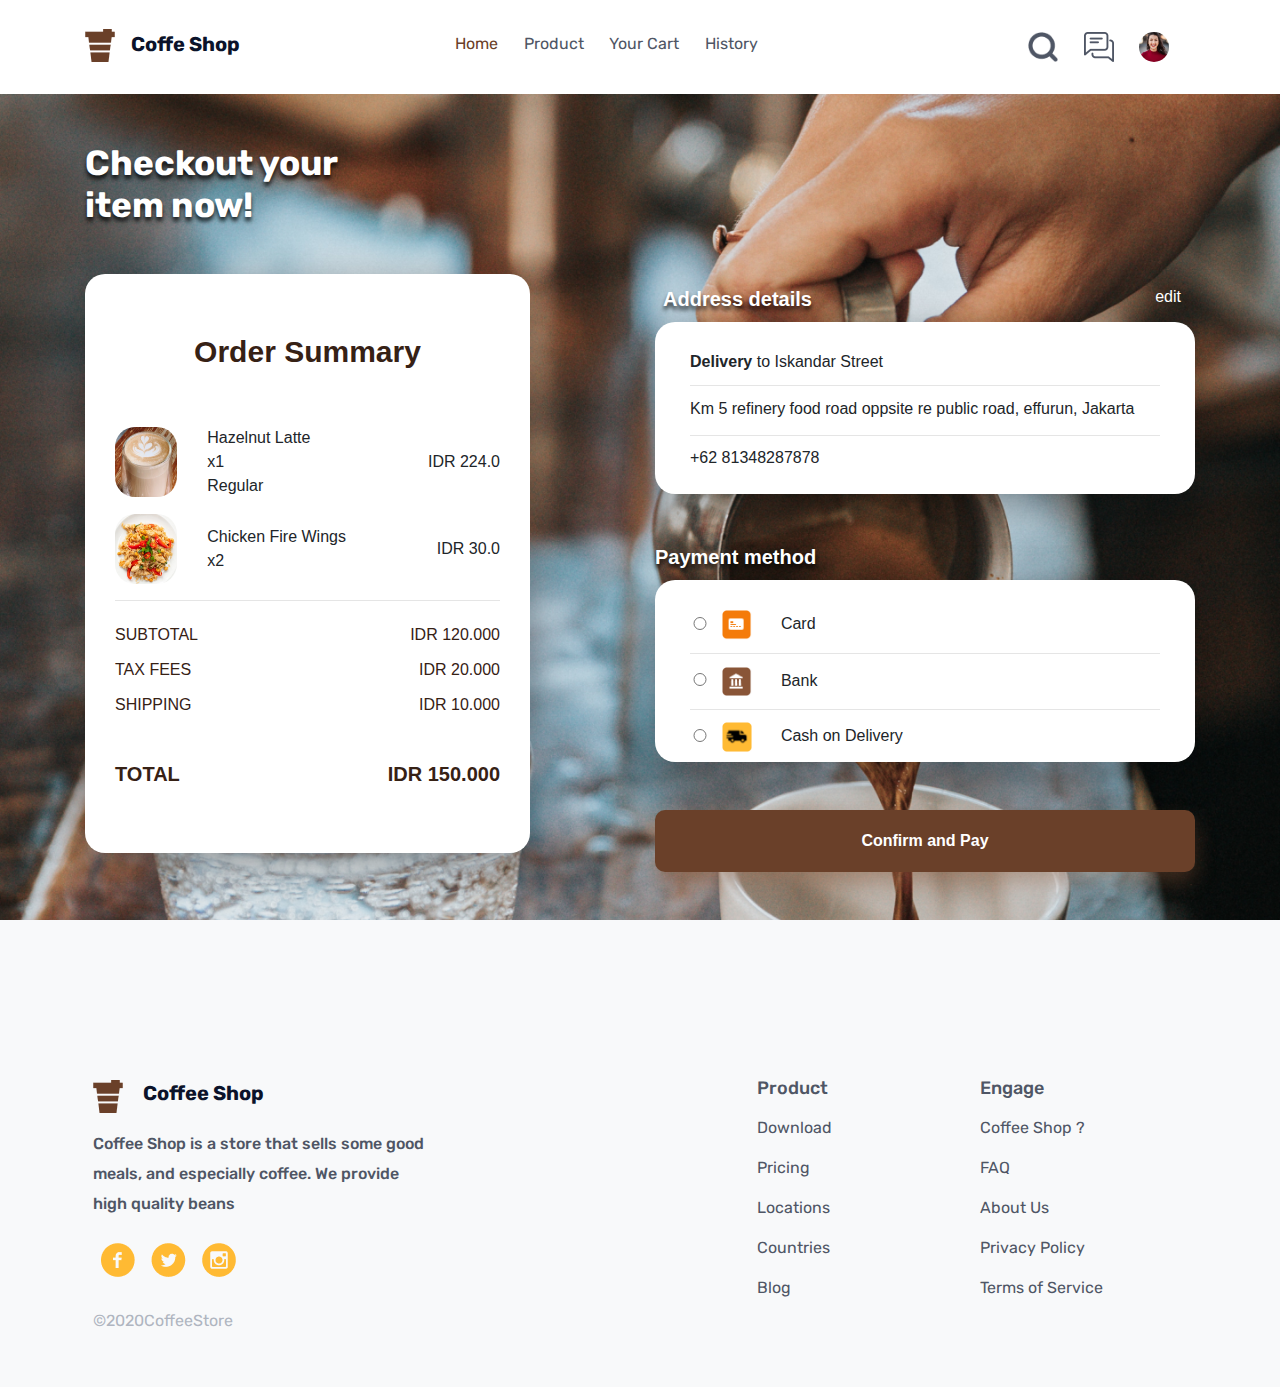
<file: payment.html>
<!doctype html>
<html lang="en">
  <head>
    <title>Coffee Shop - Payment & Delivery</title>
    <!-- Required meta tags -->
    <meta charset="utf-8">
    <meta name="viewport" content="width=device-width, initial-scale=1, shrink-to-fit=no">

    <!-- Bootstrap CSS -->
    <link rel="stylesheet" href="frontend/libraries/bootstrap/css/bootstrap.css">
    <link rel="preconnect" href="https://fonts.gstatic.com">
    <link href="https://fonts.googleapis.com/css2?family=Rubik:wght@400;500;700&display=swap" rel="stylesheet">
    <link rel="stylesheet" href="frontend/styles/main.css">
  </head>
  <body>

    <nav>
      <div class="container my-4">
        <div class="d-flex justify-content-between">
          <div class="nav-logo">
            <ul class="navbar-nav">
              <li>
                  <a class="navbar-brand" href="#"><img class="mr-3" src="frontend/images/coffee-nav-icon.png"><strong style="color: #0B132A;">Coffe Shop</strong></a>
              </li>
            </ul>
          </div>
          <div class="nav-menu d-md-block d-none d-sm-none d-md-block">
            <ul class="navbar-nav flex-row">
              <li class="nav-item active">
                <a class="nav-link" href="#">Home <span class="sr-only">(current)</span></a>
              </li>
              <li class="nav-item">
                <a class="nav-link" href="#">Product</a>
              </li>
              <li class="nav-item">
                <a class="nav-link" href="#">Your Cart</a>
              </li>
              <li class="nav-item">
                  <a class="nav-link" href="#">History</a>
              </li>  
            </ul>
          </div>
          <div class="nav-user ml-md-auto">
            <ul class="navbar-nav mr-auto flex-row">
              <li class="nav-item ml-lg-auto">
                <a class="nav-link" href="#">
                  <img src="/frontend/images/search-icon.png" style="width: 30px; height:30px;">
                </a>
              </li>
              <li class="nav-item pr-0">
                <a class="nav-link" href="#">
                  <img src="/frontend/images/chat-icon.png">
                </a>  
              </li>
              <li class="nav-item pr-0">
                <a class="nav-link" href="#">
                  <img class="rounded-circle" src="/frontend/images/profile.png">
                </a>  
              </li>
            </ul>
          </div>
        </div>
        <!-- mobile view menu -->
        <div class="d-flex flex-column d-none d-sm-block d-md-none">
          <div class="nav-menu-m align-center mx-auto my-auto">
            <ul class="navbar-nav mr-auto mt-2 mt-lg-0 flex-row">
              <li class="nav-item active">
                <a class="nav-link" href="#">Home <span class="sr-only">(current)</span></a>
              </li>
              <li class="nav-item">
                <a class="nav-link" href="#">Product</a>
              </li>
              <li class="nav-item">
                <a class="nav-link" href="#">Your Cart</a>
              </li>
              <li class="nav-item">
                  <a class="nav-link" href="#">History</a>
              </li>  
            </ul>
          </div>
        </div>
      </div>
    </nav>
    <main class="payment-page pb-5">
      <div class="container">
        <div class="row">
          <div class="col-lg-5 main-left">
            <h5 class="mt-5" style="font-weight:700; font-size: 35px; color: #fff; text-shadow: 0px 4px 4px rgba(0, 0, 0, 0.8);">
              Checkout your
              <br> item now!
            </h5>
            <div class="order-card poppins mt-5"> 
              <h5 style="text-align: center; font-size: 30px; font-weight: bold; color: #362115;">
                Order Summary
              </h5>
              <div class="order-item pt-5 mb-3 d-flex flex-row align-items-center">
                <div class="pic" style="width: 25%;">
                  <img src="/frontend/images/product-3.png" style="height: 70px; width: 62px; border-radius: 20px;">
                </div>
                <div class="text mr-3" style="width: 45%;">
                  Hazelnut Latte
                  <br>
                  x1
                  <br>
                  Regular
                </div>
                <div class="price text-right" style="width: 30%;">
                  IDR 224.0
                </div>
              </div>
              <div class="order-item d-flex flex-row align-items-center">
                <div class="pic" style="width: 25%;">
                  <img src="/frontend/images/product-2.png" style="height: 70px; width: 62px; border-radius: 20px;">
                </div>
                <div class="text mr-3"  style="width: 45%;">
                  Chicken Fire Wings
                  <br>
                  x2
                </div>
                <div class="price text-right" style="width: 30%;">
                  IDR 30.0
                </div>
              </div>
              <hr style="width: 100%">
              <div class="row" style="color: #362115; line-height: 35px;">
                <div class="col">
                  SUBTOTAL
                  <br>
                  TAX FEES
                  <br>
                  SHIPPING
                  <br>
                  <br>
                  <strong style="font-size: 20px;">
                    TOTAL
                  </strong>
                </div>
                <div class="col text-right">
                  IDR 120.000
                  <br>
                  IDR 20.000
                  <br>
                  IDR 10.000
                  <br>
                  <br>
                  <strong style="font-size: 20px;">
                    IDR 150.000
                  </strong>
                </div>
              </div>
            </div>
          </div>
          <div class="col-lg-1"></div>
          <div class="col-lg-6 main-right" style="margin-top: 16%;">
            <div cl ass="col main-right-top">
              <div class="address-card-container">
                <div class="d-flex justify-content-between">
                  <div class="p-2 bd-highlight">
                    <span class="poppins" style="color: #fff; font-weight: 700; font-size: 20px; text-shadow: 0px 4px 4px rgba(0, 0, 0, 0.8);">
                      Address details
                    </span>
                  </div>
                  <div class="p-2 bd-highlight">
                    <button class="ml-auto poppins"
                      style="
                      border:unset;
                      background-color: unset;
                      color: #fff;
                      "  
                    >
                    edit
                  </button>
                  </div>
                </div>
                  
                  <div class="address-card-content poppins" 
                  style="          
                  background-color: #fff !important;
                  border-radius: 20px;
                  box-shadow: 0px 10px 40px rgba(0, 0, 0, 0.35);
                  padding: 30px 35px 10px;
                  line-height: 20px;
                  ">
                    <p style="margin-bottom: unset;">
                      <strong>
                        Delivery
                      </strong>
                      to Iskandar Street
                    </p>
                    <hr style="margin: 12.7px 0">
                    <p>
                      Km 5 refinery food road oppsite re public road, effurun, Jakarta 
                    </p>
                    <hr style="margin: 12.7px 0">
                    <p>
                      +62 81348287878
                    </p>
                  </div>
              </div>
            </div>
            <div class="col main-right-bottom mt-5">
              
              <div class="address-card-container">
                  <span class="poppins" style="color: #fff; font-weight: 700; font-size: 20px; text-shadow: 0px 4px 4px rgba(0, 0, 0, 0.8);">
                    Payment method
                  </span>
                  
                  <div class="address-card-content poppins mt-2">
                      <input class="mr-2" type="radio" style="width: 20px;"> 
                      <img class="mr-4" src="/frontend/images/card-icon.png" width="30px">
                      <span class="poppins">Card</span>
                    <hr style="margin: 12.7px 0">
                      <input class="mr-2" type="radio" style="width: 20px;"> 
                      <img class="mr-4" src="/frontend/images/bank-icon.png" width="30px">
                      <span class="poppins">Bank</span>
                    <hr style="margin: 12.7px 0">
                      <input class="mr-2" type="radio" style="width: 20px;"> 
                      <img class="mr-4" src="/frontend/images/cod-icon.png" width="30px">
                      <span class="poppins">Cash on Delivery</span>
                  </div>

                  <button class="btn-confirm poppins mt-5">
                    Confirm and Pay
                  </button>
              </div>
            </div>
          </div>
        </div>
      </div>
    </main>
    <footer class="bg-light">
      <div class="container">
        <div class="d-flex flex-row justify-content-center">
          <div class="p-2" style="width: 60vw;">
            <span>
              <img class="footer-brand mr-3" src="/frontend/images/coffee-nav-icon.png">
              <strong class="coffee-shop">Coffee Shop</strong>
            </span>
            <p class="footer-text mt-3" style="line-height: 30px;">
              Coffee Shop is a store that sells some good <br> 
              meals, and especially coffee. We provide <br>
              high quality beans
            </p>
            <div class="footer-icon-copyright d-none d-sm-block">
              <div class="footer-media-icon d-flex flex-row mb-4">
                <a href="#" class="p-2"><img src="/frontend/images/fb-icon.png"></a>
                <a href="#" class="p-2"><img src="/frontend/images/tw-icon.png"></a>
                <a href="#" class="p-2"><img src="/frontend/images/ig-icon.png"></a>
              </div>
              <p style="font-size: 16px; font-weight: 400; color: #AFB5C0;">
                &copy;2020CoffeeStore
              </p>
            </div>
          </div>
          <div class="p-2 d-none d-sm-block" style="width: 20vw;">
            <h5 class="footer-text-section">Product</h5>
            <ul class="footer-text-2">
              <li>Download</li>
              <li>Pricing</li>
              <li>Locations</li>
              <li>Countries</li>
              <li>Blog</li>
            </ul>
          </div>
          <div class="p-2 d-none d-sm-block" style="width: 20vw;">
            <h5 class="footer-text-section">Engage</h5>
            <ul class="footer-text-2">
              <li>Coffee Shop ?</li>
              <li>FAQ</li>
              <li>About Us</li>
              <li>Privacy Policy</li>
              <li>Terms of Service</li>
            </ul>
          </div>
        </div>
        <!-- mobile view -->
        <div class="d-block d-sm-none">
          <div class="d-flex flex-row justify-content-center">
            <div class="p-2" style="width: 30vw;">
              <h5 class="footer-text-section">Product</h5>
              <ul class="footer-text-2">
                <li>Download</li>
                <li>Pricing</li>
                <li>Locations</li>
                <li>Countries</li>
                <li>Blog</li>
              </ul>
            </div>
            <div class="p-2" style="width: 30vw;">
              <h5 class="footer-text-section">Engage</h5>
              <ul class="footer-text-2">
                <li>Coffee Shop ?</li>
                <li>FAQ</li>
                <li>About Us</li>
                <li>Privacy Policy</li>
                <li>Terms of Service</li>
              </ul>
            </div>
          </div>
          <div class="d-flex flex-row justify-content-center">
            <div class="footer-icon-copyright d-block d-sm-">
              <div class="footer-media-icon d-flex flex-row mb-4">
                <a href="#" class="p-2"><img src="/frontend/images/fb-icon.png"></a>
                <a href="#" class="p-2"><img src="/frontend/images/tw-icon.png"></a>
                <a href="#" class="p-2"><img src="/frontend/images/ig-icon.png"></a>
              </div>
              <p style="font-size: 16px; font-weight: 400; color: #AFB5C0;">
                &copy;2020CoffeeStore
              </p>
            </div>
          </div>
        </div>
      </div>
    </footer>


      
    <!-- Optional JavaScript -->
    <!-- jQuery first, then Popper.js, then Bootstrap JS -->
    <script src="https://code.jquery.com/jquery-3.3.1.slim.min.js" integrity="sha384-q8i/X+965DzO0rT7abK41JStQIAqVgRVzpbzo5smXKp4YfRvH+8abtTE1Pi6jizo" crossorigin="anonymous"></script>
    <script src="https://cdnjs.cloudflare.com/ajax/libs/popper.js/1.14.7/umd/popper.min.js" integrity="sha384-UO2eT0CpHqdSJQ6hJty5KVphtPhzWj9WO1clHTMGa3JDZwrnQq4sF86dIHNDz0W1" crossorigin="anonymous"></script>
    <script src="frontend/libraries/bootstrap/js/bootstrap.js"></script>  </body>
</html>
</file>
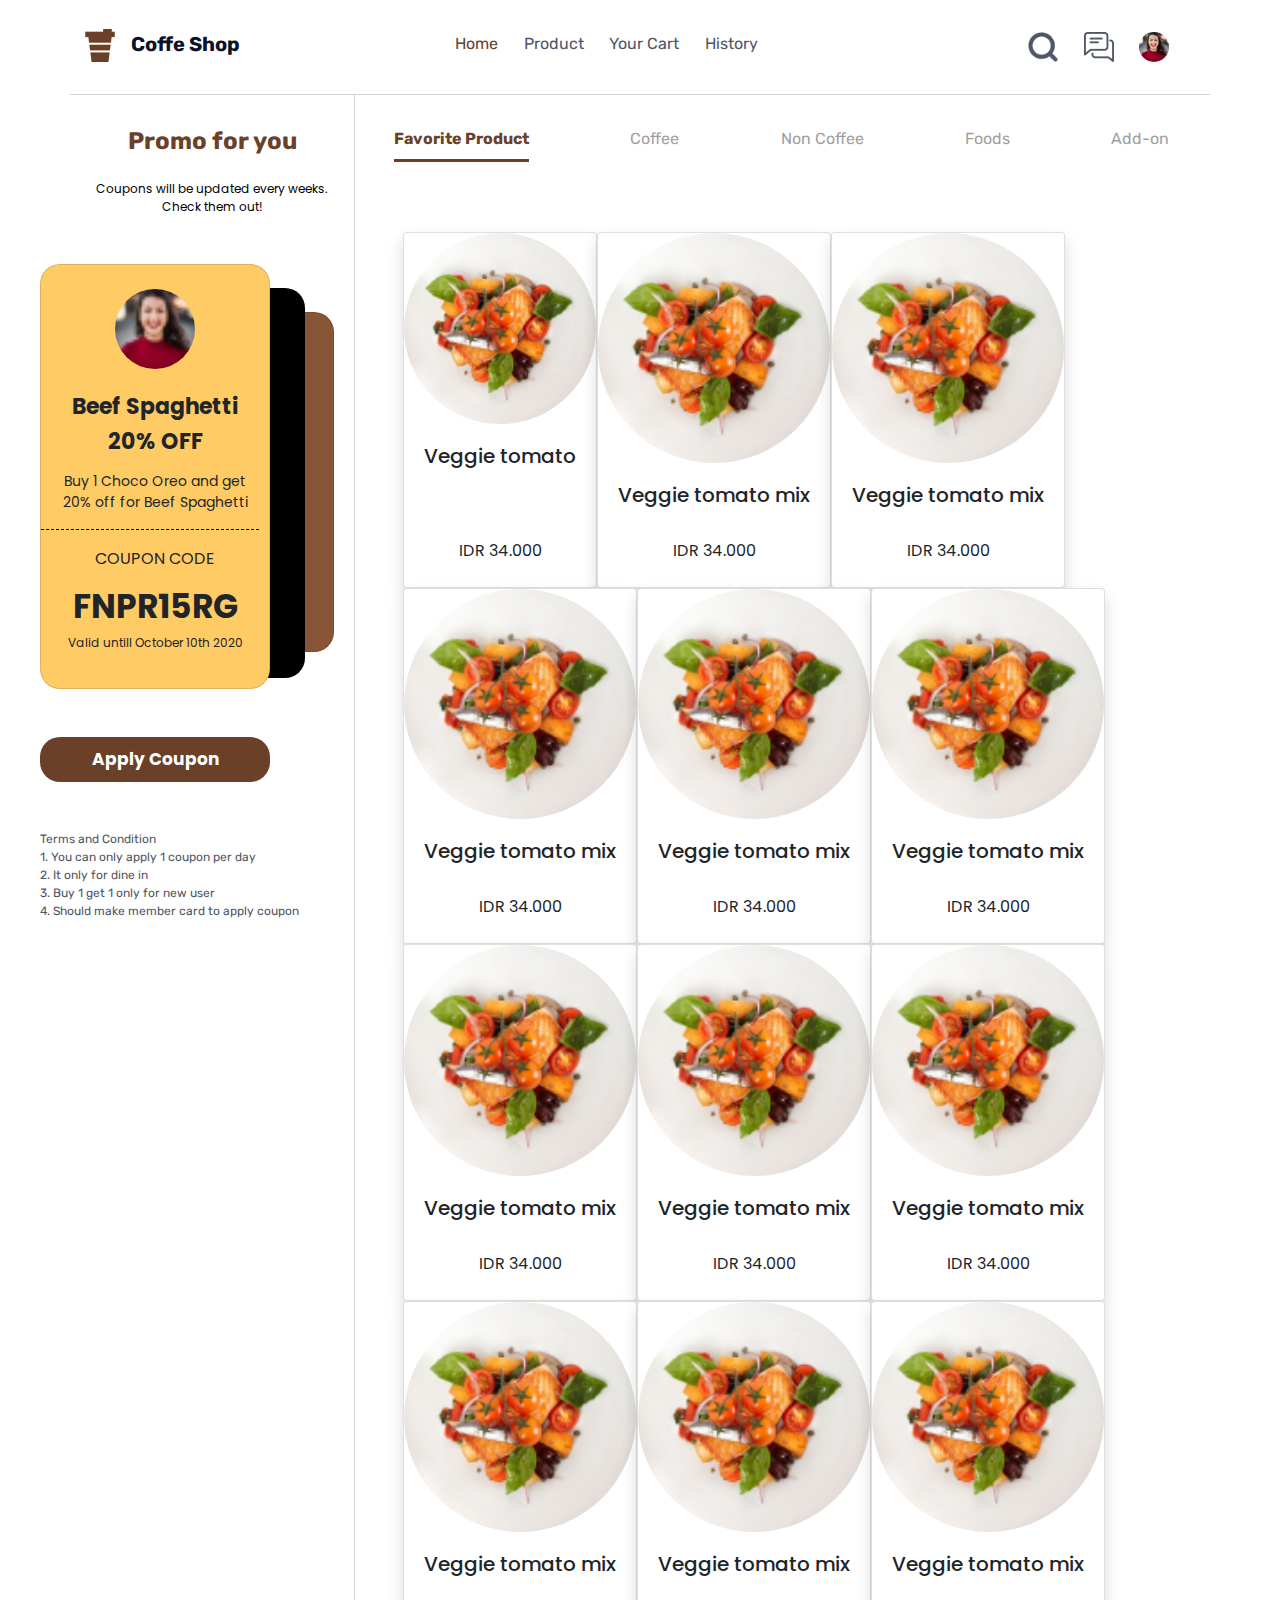
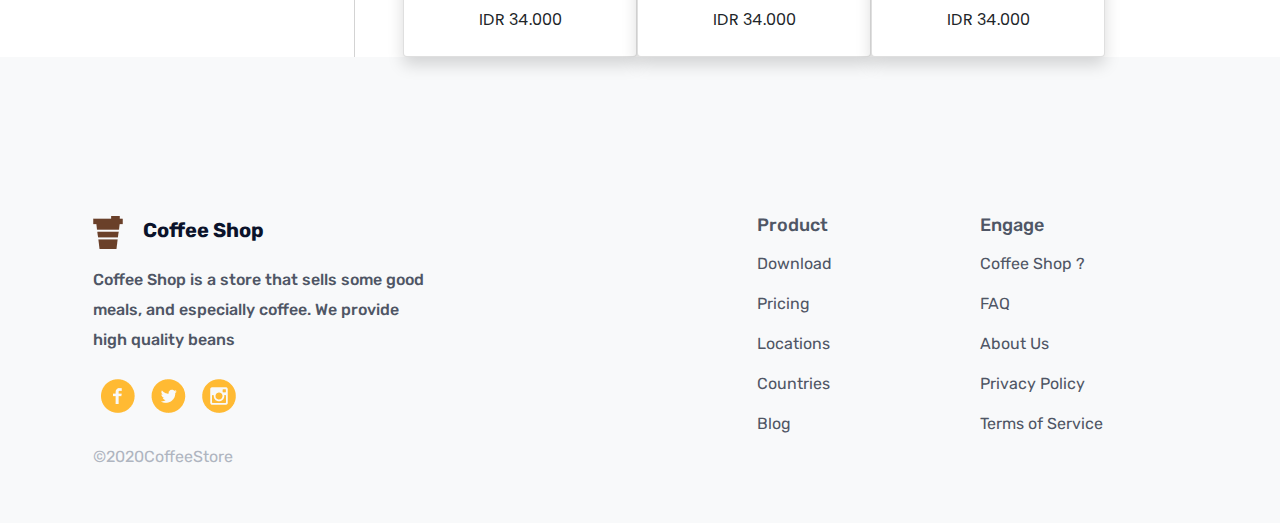
<file: product_cust.html>
<!doctype html>
<html lang="en">
  <head>
    <title>Coffee Shop - Product Customer</title>
    <!-- Required meta tags -->
    <meta charset="utf-8">
    <meta name="viewport" content="width=device-width, initial-scale=1, shrink-to-fit=no">

    <!-- Bootstrap CSS -->
    <link rel="stylesheet" href="frontend/libraries/bootstrap/css/bootstrap.css">
    <link rel="preconnect" href="https://fonts.gstatic.com">
    <link href="https://fonts.googleapis.com/css2?family=Rubik:wght@400;500;700&display=swap" rel="stylesheet">
    <link rel="preconnect" href="https://fonts.gstatic.com">
<link href="https://fonts.googleapis.com/css2?family=Poppins:wght@400;500;700;900&display=swap" rel="stylesheet">
    <link rel="stylesheet" href="frontend/styles/main.css">
  </head>
  <body>

    <nav>
      <div class="container my-4">
        <div class="d-flex justify-content-between">
          <div class="nav-logo">
            <ul class="navbar-nav">
              <li>
                  <a class="navbar-brand" href="#"><img class="mr-3" src="frontend/images/coffee-nav-icon.png"><strong style="color: #0B132A;">Coffe Shop</strong></a>
              </li>
            </ul>
          </div>
          <div class="nav-menu d-md-block d-none d-sm-none d-md-block">
            <ul class="navbar-nav flex-row">
              <li class="nav-item active">
                <a class="nav-link" href="#">Home <span class="sr-only">(current)</span></a>
              </li>
              <li class="nav-item">
                <a class="nav-link" href="#">Product</a>
              </li>
              <li class="nav-item">
                <a class="nav-link" href="#">Your Cart</a>
              </li>
              <li class="nav-item">
                  <a class="nav-link" href="#">History</a>
              </li>  
            </ul>
          </div>
          <div class="nav-user ml-md-auto">
            <ul class="navbar-nav mr-auto flex-row">
              <li class="nav-item ml-lg-auto">
                <a class="nav-link" href="#">
                  <img src="/frontend/images/search-icon.png" style="width: 30px; height:30px;">
                </a>
              </li>
              <li class="nav-item pr-0">
                <a class="nav-link" href="#">
                  <img src="/frontend/images/chat-icon.png">
                </a>  
              </li>
              <li class="nav-item pr-0">
                <a class="nav-link" href="#">
                  <img class="rounded-circle" src="/frontend/images/profile.png">
                </a>  
              </li>
            </ul>
          </div>
        </div>
        <!-- mobile view menu -->
        <div class="d-flex flex-column d-none d-sm-block d-md-none">
          <div class="nav-menu-m align-center mx-auto my-auto">
            <ul class="navbar-nav mr-auto mt-2 mt-lg-0 flex-row ">
              <li class="nav-item active">
                <a class="nav-link" href="#">Home <span class="sr-only">(current)</span></a>
              </li>
              <li class="nav-item">
                <a class="nav-link" href="#">Product</a>
              </li>
              <li class="nav-item">
                <a class="nav-link" href="#">Your Cart</a>
              </li>
              <li class="nav-item">
                  <a class="nav-link" href="#">History</a>
              </li>  
            </ul>
          </div>
        </div>
      </div>
    </nav>

    <main> 
      <div class="container product-cust">
        <div class="row">
          <!-- main left content -->
          <div class="col-lg-3 main-left pt-2" >
            <h4 class="mt-4" style="color: #6A4029; font-weight: 700; text-align: center;">Promo for you</h4>
            <p class="mt-4" style="font-weight: 400; font-size: 12px; text-align: center; font-family: Poppins, sans-serif; color: #000000;">
              Coupons will be updated every weeks. <br> Check them out! 
            </p>

            <div class="coupon-card-parent px-auto">
              <div class="card mt-5 ml-4 coupon-card coupon-card-back position-absolute justify-content-md-center d-none d-sm-block" style="width: 225px; height: 340px; background-color: #895537;">
              </div>
  
              <div class="card mt-4 coupon-card coupon-card-back position-absolute justify-content-md-center d-none d-sm-block" style="width: 215px; height: 390px; background-color: #000; margin-left: 5px;">
              </div>
  
              <div class="card mt-5 coupon-card justify-content-md-center" style="width: 230px; background-color: #FFCB65;">
                <img class="card-img-top rounded-circle mx-auto mt-4" src="/frontend/images/profile.png" style="width: 80px">
                <div class="card-body text-center">
                  <h5 class="card-title" style="font-weight: 700; font-size: 22px; line-height: 35px;">
                    Beef Spaghetti
                    <br>
                    20% OFF
                  </h5>
                  <p class="card-text" style="font-size: 14px;">
                    Buy 1 Choco Oreo and get 20% off for Beef Spaghetti
                  </p>
                  <hr>
                  <p class="poppins">
                    COUPON CODE
                  </p>
                  <h5 class="poppins coupon">
                    FNPR15RG
                  </h5>
                  <p class="poppins" style="font-size: 12px;">
                    Valid untill October 10th 2020
                  </p>
                </div>
              </div>
              <a href="#" class="btn btn-coupon mt-5">
                <span class="poppins" style="font-weight: 700; font-size: 17px;">
                  Apply Coupon
                </span>
              </a>
              <div class="coupon-term-condition mt-5">
                <p style="font-size: 12px; color: #4F5665;">
                  Terms and Condition <br>
                1. You can only apply 1 coupon per day <br>
                2. It only for dine in <br>
                3. Buy 1 get 1 only for new user <br>
                4. Should make member card to apply coupon
                </p>
              </div> 
            </div>


          </div>
          <!-- main right content -->
          <div class="col-lg-9 pt-4 main-right"">
            <ul class="navbar-nav flex-row d-flex justify-content-between ml-4">
              <li class="nav-item active">
                <a class="nav-link" href="#">Favorite Product<span class="sr-only">(current)</span></a>
              </li>
              <li class="nav-item">
                <a class="nav-link" href="#">Coffee</a>
              </li>
              <li class="nav-item">
                <a class="nav-link" href="#">Non Coffee</a>
              </li>
              <li class="nav-item">
                  <a class="nav-link" href="#">Foods</a>
              </li>  
              <li class="nav-item">
                <a class="nav-link" href="#">Add-on</a>
              </li>  
            </ul>
            
            <div class="product-list ml-lg-5">
              <div class="row">
                <div class="card card-product shadow rounded">
                  <img class="card-img-top rounded-circle product-item mx-auto" src="/frontend/images/product-1.png" alt="Card image cap">
                  <div class="card-body">
                    <h5 class="card-title poppins text-center">Veggie tomato</h5>
                  </div>
                  <div class="card-price mb-4">
                    <p class="card-text text-center poppins">IDR 34.000</p>
                  </div>
                </div>
                <div class="card card-product shadow rounded">
                  <img class="card-img-top rounded-circle product-item mx-auto" src="/frontend/images/product-1.png" alt="Card image cap">
                  <div class="card-body">
                    <h5 class="card-title poppins text-center">Veggie tomato mix</h5>
                  </div>
                  <div class="card-price mb-4">
                    <p class="card-text text-center poppins">IDR 34.000</p>
                  </div>
                </div>
                <div class="card card-product shadow rounded">
                  <img class="card-img-top rounded-circle product-item mx-auto" src="/frontend/images/product-1.png" alt="Card image cap">
                  <div class="card-body">
                    <h5 class="card-title poppins text-center">Veggie tomato mix</h5>
                  </div>
                  <div class="card-price mb-4">
                    <p class="card-text text-center poppins">IDR 34.000</p>
                  </div>
                </div>
                <div class="card card-product shadow rounded">
                  <img class="card-img-top rounded-circle product-item mx-auto" src="/frontend/images/product-1.png" alt="Card image cap">
                  <div class="card-body">
                    <h5 class="card-title poppins text-center">Veggie tomato mix</h5>
                  </div>
                  <div class="card-price mb-4">
                    <p class="card-text text-center poppins">IDR 34.000</p>
                  </div>
                </div>
                <div class="card card-product shadow rounded">
                  <img class="card-img-top rounded-circle product-item mx-auto" src="/frontend/images/product-1.png" alt="Card image cap">
                  <div class="card-body">
                    <h5 class="card-title poppins text-center">Veggie tomato mix</h5>
                  </div>
                  <div class="card-price mb-4">
                    <p class="card-text text-center poppins">IDR 34.000</p>
                  </div>
                </div>
                <div class="card card-product shadow rounded">
                  <img class="card-img-top rounded-circle product-item mx-auto" src="/frontend/images/product-1.png" alt="Card image cap">
                  <div class="card-body">
                    <h5 class="card-title poppins text-center">Veggie tomato mix</h5>
                  </div>
                  <div class="card-price mb-4">
                    <p class="card-text text-center poppins">IDR 34.000</p>
                  </div>
                </div>
                <div class="card card-product shadow rounded">
                  <img class="card-img-top rounded-circle product-item mx-auto" src="/frontend/images/product-1.png" alt="Card image cap">
                  <div class="card-body">
                    <h5 class="card-title poppins text-center">Veggie tomato mix</h5>
                  </div>
                  <div class="card-price mb-4">
                    <p class="card-text text-center poppins">IDR 34.000</p>
                  </div>
                </div>
                <div class="card card-product shadow rounded">
                  <img class="card-img-top rounded-circle product-item mx-auto" src="/frontend/images/product-1.png" alt="Card image cap">
                  <div class="card-body">
                    <h5 class="card-title poppins text-center">Veggie tomato mix</h5>
                  </div>
                  <div class="card-price mb-4">
                    <p class="card-text text-center poppins">IDR 34.000</p>
                  </div>
                </div>
                <div class="card card-product shadow rounded">
                  <img class="card-img-top rounded-circle product-item mx-auto" src="/frontend/images/product-1.png" alt="Card image cap">
                  <div class="card-body">
                    <h5 class="card-title poppins text-center">Veggie tomato mix</h5>
                  </div>
                  <div class="card-price mb-4">
                    <p class="card-text text-center poppins">IDR 34.000</p>
                  </div>
                </div>
                <div class="card card-product shadow rounded">
                  <img class="card-img-top rounded-circle product-item mx-auto" src="/frontend/images/product-1.png" alt="Card image cap">
                  <div class="card-body">
                    <h5 class="card-title poppins text-center">Veggie tomato mix</h5>
                  </div>
                  <div class="card-price mb-4">
                    <p class="card-text text-center poppins">IDR 34.000</p>
                  </div>
                </div>
                <div class="card card-product shadow rounded">
                  <img class="card-img-top rounded-circle product-item mx-auto" src="/frontend/images/product-1.png" alt="Card image cap">
                  <div class="card-body">
                    <h5 class="card-title poppins text-center">Veggie tomato mix</h5>
                  </div>
                  <div class="card-price mb-4">
                    <p class="card-text text-center poppins">IDR 34.000</p>
                  </div>
                </div>
                <div class="card card-product shadow rounded">
                  <img class="card-img-top rounded-circle product-item mx-auto" src="/frontend/images/product-1.png" alt="Card image cap">
                  <div class="card-body">
                    <h5 class="card-title poppins text-center">Veggie tomato mix</h5>
                  </div>
                  <div class="card-price mb-4">
                    <p class="card-text text-center poppins">IDR 34.000</p>
                  </div>
                </div>
              </div>
            </div>

          </div>
        </div>
      </div>
    </main>

    <footer class="bg-light">
      <div class="container">
        <div class="d-flex flex-row justify-content-center">
          <div class="p-2" style="width: 60vw;">
            <span>
              <img class="footer-brand mr-3" src="/frontend/images/coffee-nav-icon.png">
              <strong class="coffee-shop">Coffee Shop</strong>
            </span>
            <p class="footer-text mt-3" style="line-height: 30px;">
              Coffee Shop is a store that sells some good <br> 
              meals, and especially coffee. We provide <br>
              high quality beans
            </p>
            <div class="footer-icon-copyright d-none d-sm-block">
              <div class="footer-media-icon d-flex flex-row mb-4">
                <a href="#" class="p-2"><img src="/frontend/images/fb-icon.png"></a>
                <a href="#" class="p-2"><img src="/frontend/images/tw-icon.png"></a>
                <a href="#" class="p-2"><img src="/frontend/images/ig-icon.png"></a>
              </div>
              <p style="font-size: 16px; font-weight: 400; color: #AFB5C0;">
                &copy;2020CoffeeStore
              </p>
            </div>
          </div>
          <div class="p-2 d-none d-sm-block" style="width: 20vw;">
            <h5 class="footer-text-section">Product</h5>
            <ul class="footer-text-2">
              <li>Download</li>
              <li>Pricing</li>
              <li>Locations</li>
              <li>Countries</li>
              <li>Blog</li>
            </ul>
          </div>
          <div class="p-2 d-none d-sm-block" style="width: 20vw;">
            <h5 class="footer-text-section">Engage</h5>
            <ul class="footer-text-2">
              <li>Coffee Shop ?</li>
              <li>FAQ</li>
              <li>About Us</li>
              <li>Privacy Policy</li>
              <li>Terms of Service</li>
            </ul>
          </div>
        </div>
        <!-- mobile view -->
        <div class="d-block d-sm-none">
          <div class="d-flex flex-row justify-content-center">
            <div class="p-2" style="width: 30vw;">
              <h5 class="footer-text-section">Product</h5>
              <ul class="footer-text-2">
                <li>Download</li>
                <li>Pricing</li>
                <li>Locations</li>
                <li>Countries</li>
                <li>Blog</li>
              </ul>
            </div>
            <div class="p-2" style="width: 30vw;">
              <h5 class="footer-text-section">Engage</h5>
              <ul class="footer-text-2">
                <li>Coffee Shop ?</li>
                <li>FAQ</li>
                <li>About Us</li>
                <li>Privacy Policy</li>
                <li>Terms of Service</li>
              </ul>
            </div>
          </div>
          <div class="d-flex flex-row justify-content-center">
            <div class="footer-icon-copyright d-block d-sm-">
              <div class="footer-media-icon d-flex flex-row mb-4">
                <a href="#" class="p-2"><img src="/frontend/images/fb-icon.png"></a>
                <a href="#" class="p-2"><img src="/frontend/images/tw-icon.png"></a>
                <a href="#" class="p-2"><img src="/frontend/images/ig-icon.png"></a>
              </div>
              <p style="font-size: 16px; font-weight: 400; color: #AFB5C0;">
                &copy;2020CoffeeStore
              </p>
            </div>
          </div>
        </div>
      </div>
    </footer>


      
    <!-- Optional JavaScript -->
    <!-- jQuery first, then Popper.js, then Bootstrap JS -->
    <script src="https://code.jquery.com/jquery-3.3.1.slim.min.js" integrity="sha384-q8i/X+965DzO0rT7abK41JStQIAqVgRVzpbzo5smXKp4YfRvH+8abtTE1Pi6jizo" crossorigin="anonymous"></script>
    <script src="https://cdnjs.cloudflare.com/ajax/libs/popper.js/1.14.7/umd/popper.min.js" integrity="sha384-UO2eT0CpHqdSJQ6hJty5KVphtPhzWj9WO1clHTMGa3JDZwrnQq4sF86dIHNDz0W1" crossorigin="anonymous"></script>
    <script src="frontend/libraries/bootstrap/js/bootstrap.js"></script>  </body>
</html>
</file>
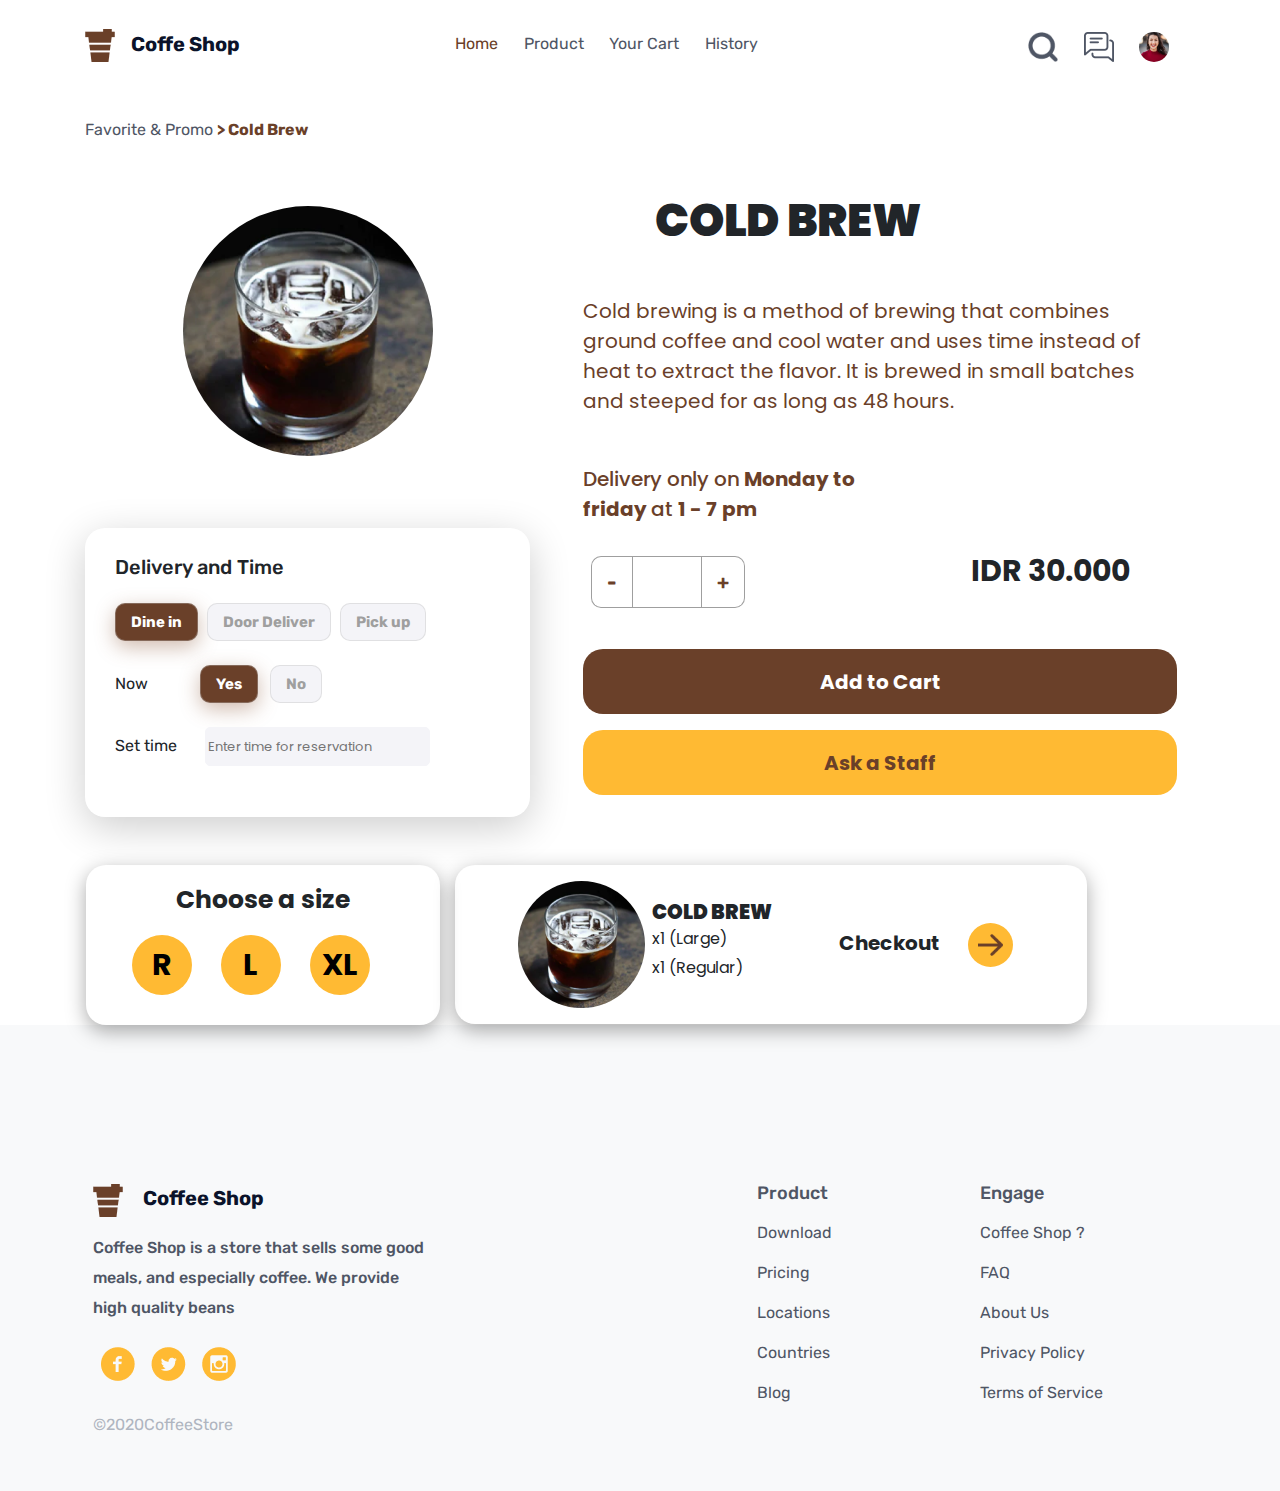
<file: product_details.html>
<!doctype html>
<html lang="en">
  <head>
    <title>Coffee Shop - Product Details</title>
    <!-- Required meta tags -->
    <meta charset="utf-8">
    <meta name="viewport" content="width=device-width, initial-scale=1, shrink-to-fit=no">

    <!-- Bootstrap CSS -->
    <link rel="stylesheet" href="frontend/libraries/bootstrap/css/bootstrap.css">
    <link rel="preconnect" href="https://fonts.gstatic.com">
    <link href="https://fonts.googleapis.com/css2?family=Rubik:wght@400;500;700&display=swap" rel="stylesheet">
    <link rel="preconnect" href="https://fonts.gstatic.com">
<link href="https://fonts.googleapis.com/css2?family=Poppins:wght@400;500;700;900&display=swap" rel="stylesheet">
    <link rel="stylesheet" href="frontend/styles/main.css">
  </head>
  <body>

    <nav>
      <div class="container my-4">
        <div class="d-flex justify-content-between">
          <div class="nav-logo">
            <ul class="navbar-nav">
              <li>
                  <a class="navbar-brand" href="#"><img class="mr-3" src="frontend/images/coffee-nav-icon.png"><strong style="color: #0B132A;">Coffe Shop</strong></a>
              </li>
            </ul>
          </div>
          <div class="nav-menu d-md-block d-none d-sm-none d-md-block">
            <ul class="navbar-nav flex-row">
              <li class="nav-item active">
                <a class="nav-link" href="#">Home <span class="sr-only">(current)</span></a>
              </li>
              <li class="nav-item">
                <a class="nav-link" href="#">Product</a>
              </li>
              <li class="nav-item">
                <a class="nav-link" href="#">Your Cart</a>
              </li>
              <li class="nav-item">
                  <a class="nav-link" href="#">History</a>
              </li>  
            </ul>
          </div>
          <div class="nav-user ml-md-auto">
            <ul class="navbar-nav mr-auto flex-row">
              <li class="nav-item ml-lg-auto">
                <a class="nav-link" href="#">
                  <img src="/frontend/images/search-icon.png" style="width: 30px; height:30px;">
                </a>
              </li>
              <li class="nav-item pr-0">
                <a class="nav-link" href="#">
                  <img src="/frontend/images/chat-icon.png">
                </a>  
              </li>
              <li class="nav-item pr-0">
                <a class="nav-link" href="#">
                  <img class="rounded-circle" src="/frontend/images/profile.png">
                </a>  
              </li>
            </ul>
          </div>
        </div>
        <!-- mobile view menu -->
        <div class="d-flex flex-column d-none d-sm-block d-md-none">
          <div class="nav-menu-m align-center mx-auto my-auto">
            <ul class="navbar-nav mr-auto mt-2 mt-lg-0 flex-row ">
              <li class="nav-item active">
                <a class="nav-link" href="#">Home <span class="sr-only">(current)</span></a>
              </li>
              <li class="nav-item">
                <a class="nav-link" href="#">Product</a>
              </li>
              <li class="nav-item">
                <a class="nav-link" href="#">Your Cart</a>
              </li>
              <li class="nav-item">
                  <a class="nav-link" href="#">History</a>
              </li>  
            </ul>
          </div>
        </div>
      </div>
    </nav>

    <main> 
      <div class="container product-details">
        <div class="row">
          <!-- main left content -->
          <div class="col-lg-5 main-left pt-4">
            <div class="product-name">
              <p>
                <span style="color: #4F5665;">Favorite & Promo </span> <span style="color: #6a4029;"><strong> > Cold Brew </strong></span>
              </p>
            </div>
            <div class="product-pic text-center">
              <img src="/frontend/images/cold_brew.png" class="rounded-circle mt-5 mb-4 mx-auto" style="width: 250px;">
            </div>
            <div class="product-card mt-5">
              <div class="delivery-time-card">
                <h5>Delivery and Time</h5>
                  <div class="delivery-btn-collection-1 mt-4">
                    <button class="delivery-btn active">Dine in</button>
                    <button class="delivery-btn">Door Deliver</button>
                    <button class="delivery-btn">Pick up</button>
                  </div>
                <br>
                <span class="mr-5">Now</span>
                <button class="delivery-btn active mr-2">Yes</button>
                <button class="delivery-btn">No</button>
                <br>
                <div class="set-delivery-time mt-4 mb-4">
                  <span class="mr-4">Set time</span>
                  <input type="text" class="poppins" placeholder="Enter time for reservation">
                </div>
              </div>
            </div>
          </div>
          <!-- main right content -->
          <div class="col-lg-7 pt-4 main-right"">
            <div class="product-detail">
              <div class="product-name pl-5 ml-lg-4 poppins">
                <h1>COLD BREW</h1>
              </div>
              <div class="product-desc mt-5 pr-5 poppins">
                <p>
                  Cold brewing is a method of brewing that combines 
                  ground coffee and cool water and uses time instead 
                  of heat to extract the flavor. It is brewed in small 
                  batches and steeped for as long as 48 hours.
                </p>
              </div>
              <div class="delivery-time poppins mt-5">
                <p>
                  Delivery only on 
                  <span>
                    <strong>
                      Monday to friday
                    </strong>
                      at
                    <strong>1 - 7 pm</strong>
                  </span>
                </p>
              </div>

              <div class="count-n-price mt-4 mb-4">
                <div class="row">
                  <div class="col">
                    <div class="product-amount d-flex flex-row">
                      <div class="p-2">
                        <button class="btn-min">
                          -
                        </button>
                      </div>
                      <div class="p-2">
                        <input type="text" class="product-total-amount px-2"></input>
                      </div>
                      <div class="p-2">
                        <button class="btn-plus">
                          +
                        </button>
                      </div>
                      

                    </div>
                  </div>
                  <div class="col text-right poppins">
                    <p><strong style="margin-right: 65px;">IDR 30.000</strong></p>
                  </div>
                </div>
              </div>

              <div class="btn-add-n-ask poppins">
                <button class="btn-add mt-3">
                  Add to Cart
                </button>
                <br>
                <button class="btn-ask mt-3">
                  Ask a Staff
                </button>
              </div>
            </div>
          </div>
        </div>

        <div class="product-delivery-option mt-5 px-3">
          <div class="row">
            <div class="col-lg-4 col-sm-12 main-left-bottom">
              <div class="size-card">
                <div class="title poppins text-center pt-3">
                  <p>Choose a size</p>
                </div>
                <div class="btn-size-collection poppins text-center">
                  <button class="btn-size rounded-circle">R</button>
                  <button class="btn-size rounded-circle">L</button>
                  <button class="btn-size rounded-circle">XL</button>
                </div>
              </div>
            </div>
              <div class="col-lg-7 col-sm-12 main-right-bottom"> 
                <div class="checkout-card row py-3 px-5 poppins">
                  <div class="pic col-lg-3">
                    <img class="rounded-circle" src="/frontend/images/cold_brew.png" style="width: 127px;">
                  </div>
                  <div class="desc col-lg-4 my-auto">
                    <div class="desc-text">
                      <h5 style="font-weight: 900;">COLD BREW</h5>
                      <p>x1 (Large)</p>
                      <p>x1 (Regular)</p>
                    </div>
                  </div>
                  <div class="checkout col-lg-5 my-auto">
                    <span class="ml-2 mr-4" style="font-weight: 700; font-size: 20px;">Checkout</span>
                    <button class="btn-checkout rounded-circle">
                      <img src="/frontend/images/arrow-checkout.png" style="width: 25px;">
                    </button>
                  </div>
                  
                </div>
              </div>
            </div>
          </div>
        </div>
      </div>
    </main>

    <footer class="bg-light">
      <div class="container">
        <div class="d-flex flex-row justify-content-center">
          <div class="p-2" style="width: 60vw;">
            <span>
              <img class="footer-brand mr-3" src="/frontend/images/coffee-nav-icon.png">
              <strong class="coffee-shop">Coffee Shop</strong>
            </span>
            <p class="footer-text mt-3" style="line-height: 30px;">
              Coffee Shop is a store that sells some good <br> 
              meals, and especially coffee. We provide <br>
              high quality beans
            </p>
            <div class="footer-icon-copyright d-none d-sm-block">
              <div class="footer-media-icon d-flex flex-row mb-4">
                <a href="#" class="p-2"><img src="/frontend/images/fb-icon.png"></a>
                <a href="#" class="p-2"><img src="/frontend/images/tw-icon.png"></a>
                <a href="#" class="p-2"><img src="/frontend/images/ig-icon.png"></a>
              </div>
              <p style="font-size: 16px; font-weight: 400; color: #AFB5C0;">
                &copy;2020CoffeeStore
              </p>
            </div>
          </div>
          <div class="p-2 d-none d-sm-block" style="width: 20vw;">
            <h5 class="footer-text-section">Product</h5>
            <ul class="footer-text-2">
              <li>Download</li>
              <li>Pricing</li>
              <li>Locations</li>
              <li>Countries</li>
              <li>Blog</li>
            </ul>
          </div>
          <div class="p-2 d-none d-sm-block" style="width: 20vw;">
            <h5 class="footer-text-section">Engage</h5>
            <ul class="footer-text-2">
              <li>Coffee Shop ?</li>
              <li>FAQ</li>
              <li>About Us</li>
              <li>Privacy Policy</li>
              <li>Terms of Service</li>
            </ul>
          </div>
        </div>
        <!-- mobile view -->
        <div class="d-block d-sm-none">
          <div class="d-flex flex-row justify-content-center">
            <div class="p-2" style="width: 30vw;">
              <h5 class="footer-text-section">Product</h5>
              <ul class="footer-text-2">
                <li>Download</li>
                <li>Pricing</li>
                <li>Locations</li>
                <li>Countries</li>
                <li>Blog</li>
              </ul>
            </div>
            <div class="p-2" style="width: 30vw;">
              <h5 class="footer-text-section">Engage</h5>
              <ul class="footer-text-2">
                <li>Coffee Shop ?</li>
                <li>FAQ</li>
                <li>About Us</li>
                <li>Privacy Policy</li>
                <li>Terms of Service</li>
              </ul>
            </div>
          </div>
          <div class="d-flex flex-row justify-content-center">
            <div class="footer-icon-copyright d-block d-sm-">
              <div class="footer-media-icon d-flex flex-row mb-4">
                <a href="#" class="p-2"><img src="/frontend/images/fb-icon.png"></a>
                <a href="#" class="p-2"><img src="/frontend/images/tw-icon.png"></a>
                <a href="#" class="p-2"><img src="/frontend/images/ig-icon.png"></a>
              </div>
              <p style="font-size: 16px; font-weight: 400; color: #AFB5C0;">
                &copy;2020CoffeeStore
              </p>
            </div>
          </div>
        </div>
      </div>
    </footer>


      
    <!-- Optional JavaScript -->
    <!-- jQuery first, then Popper.js, then Bootstrap JS -->
    <script src="https://code.jquery.com/jquery-3.3.1.slim.min.js" integrity="sha384-q8i/X+965DzO0rT7abK41JStQIAqVgRVzpbzo5smXKp4YfRvH+8abtTE1Pi6jizo" crossorigin="anonymous"></script>
    <script src="https://cdnjs.cloudflare.com/ajax/libs/popper.js/1.14.7/umd/popper.min.js" integrity="sha384-UO2eT0CpHqdSJQ6hJty5KVphtPhzWj9WO1clHTMGa3JDZwrnQq4sF86dIHNDz0W1" crossorigin="anonymous"></script>
    <script src="frontend/libraries/bootstrap/js/bootstrap.js"></script>  </body>
</html>
</file>
<file: frontend/styles/main.css>
body {
  background: #fff;
  font-family: "Rubik", sans-serif;
}

.poppins {
  font-family: "Poppins", sans-serif;
}

nav.navbar-brand img {
  width: 30px;
  height: 33px;
}

.nav-login {
  color: pink;
}

.btn-yellow-brown {
  background-color: #ffba33;
  color: #6a4029;
  padding: 10px 30px;
  border-radius: 10px;
  font-weight: 700;
  border: unset;
}

.btn-yellow-brown:hover {
  background-color: #fcac0d;
}

.btn-brown-white {
  background-color: #6a4029;
  color: #fff;
  padding: 10px 30px;
  border-radius: 10px;
  font-weight: 700;
  border: unset;
}

.btn-brown-white:hover {
  background-color: #633015;
}

.btn-white-brown {
  background-color: #fff;
  color: #6a4029;
  padding: 10px 35px;
  border-radius: 10px;
  font-weight: 700;
  border: 2px solid #6a4029;
}

.btn-white-brown:hover {
  color: #5e290c;
  border: 2px solid #5e290c;
}

.navbar-nav .active .nav-link,
.navbar-nav .nav-link.show,
.navbar-nav .nav-link.active {
  color: #6a4029;
}

.navbar-nav .nav-link {
  color: #4f5665;
  margin-right: 2vw;
}

.navbar-nav .nav-link:hover {
  color: #6a4029;
  margin-right: 2vw;
}

.nav-logo,
.nav-menu,
.nav-user {
  width: 33vw;
}

.coffee-shop {
  color: #0b132a;
  font-size: 20px;
}

footer {
  padding: 150px 0 30px 0;
  background-color: #f8f8f8;
}

footer img.footer-brand {
  width: 30px;
  height: 33px;
}

.footer-text {
  font-size: 16px;
  font-weight: 500;
  color: #4f5665;
}

.footer-text-2 {
  font-size: 16px;
  font-weight: 400;
  color: #4f5665;
  list-style-type: none;
  padding: unset;
  line-height: 40px;
}

.footer-text-section {
  font-size: 18px;
  font-weight: 500;
  color: #4f5665;
}

.footer-text {
  font-size: 16px;
  font-weight: 500;
  color: #4f5665;
}

.product-cust .main-left {
  border-top: 1px solid lightgrey;
  border-right: 1px solid lightgrey;
}

.product-cust .main-left .coupon-card-parent .coupon {
  font-weight: 700;
  font-size: 33px;
}

.product-cust .main-left .coupon-card-parent .btn-coupon {
  color: #fff;
  background-color: #6a4029;
  border-radius: 20px;
  width: 230px;
  line-height: 30px;
  margin-left: -45px;
}

.product-cust .main-left .coupon-card-parent .btn-coupon:hover {
  color: #fff;
  background-color: #e8ab33;
  -webkit-box-shadow: 0px 3px 10px rgba(0, 0, 0, 0.34);
          box-shadow: 0px 3px 10px rgba(0, 0, 0, 0.34);
}

.product-cust .main-left .coupon-card-parent .coupon-card {
  border-radius: 20px;
  font-family: "Poppins", sans-serif;
  margin-left: -45px;
}

.product-cust .main-left .coupon-card-parent .coupon-term-condition {
  margin-left: -45px;
}

.product-cust .main-left hr {
  border: none;
  border-top: 1px dashed black;
  height: 1px;
  margin-left: -20px;
  width: 116%;
}

.product-cust .main-right {
  border-top: 1px solid lightgrey;
}

.product-cust .main-right .navbar-nav .nav-link {
  color: #9f9f9f;
}

.product-cust .main-right .navbar-nav .nav-link:hover {
  color: #6a4029;
  border-bottom: 3px solid #6a4029;
}

.product-cust .main-right .navbar-nav li.active a {
  color: #6a4029;
  font-weight: 700;
  border-bottom: 3px solid #6a4029;
}

.product-cust .main-right .product-list {
  margin-top: 70px;
}

.product-cust .main-right .product-list .card-product-link {
  margin: 0 30px 100px 0;
  text-decoration: unset;
  color: #000;
}

.product-cust .main-right .product-list .card-product-link .card-product {
  border-radius: 30px !important;
  border: unset;
  width: 10rem;
  height: 250px;
}

.product-cust .main-right .product-list .card-product-link .card-product .product-item {
  width: 135px;
  margin-top: -45px;
}

.product-cust .main-right .product-list .card-product-link .card-product .card-title {
  font-weight: 900;
  font-size: 22px;
}

.product-cust .main-right .product-list .card-product-link .card-product .card-text {
  font-size: 17px;
  font-weight: 700;
  color: #6a4029;
}

.product-details .main-left .product-card {
  background-color: #fff;
  border-radius: 20px;
  -webkit-box-shadow: 0px 10px 40px rgba(0, 0, 0, 0.2);
          box-shadow: 0px 10px 40px rgba(0, 0, 0, 0.2);
  padding: 27px 30px;
}

.product-details .main-left .product-card .delivery-btn {
  background-color: #f4f4f8;
  color: #9f9f9f;
  border-radius: 10px;
  font-weight: 700;
  font-size: 15px;
  line-height: 30px;
  padding: 3px 15px;
  margin-right: 5px;
  border: 1px solid rgba(186, 186, 186, 0.35);
}

.product-details .main-left .product-card .delivery-btn.active,
.product-details .main-left .product-card .delivery-btn:hover {
  color: #fff;
  background-color: #6a4029;
  -webkit-box-shadow: 0px 6px 20px rgba(137, 85, 55, 0.4);
          box-shadow: 0px 6px 20px rgba(137, 85, 55, 0.4);
}

.product-details .main-left .product-card .set-delivery-time input {
  border: 1px solid #f4f4f8;
  border-radius: 5px;
  background-color: #f4f4f8;
  line-height: 35px;
  width: 225px;
  font-size: 13px;
  color: #9f9f9f;
}

.product-details .main-right {
  padding-top: 100px !important;
  padding-left: 3vw !important;
}

.product-details .main-right .product-detail .product-name h1 {
  font-weight: 900;
  font-size: 45px;
}

.product-details .main-right .product-detail .product-desc {
  font-size: 20px;
  line-height: 30px;
  color: #6a4029;
}

.product-details .main-right .product-detail .delivery-time {
  font-weight: 500;
  font-size: 20px;
  color: #6a4029;
  width: 300px;
}

.product-details .main-right .product-detail .count-n-price .product-amount {
  color: #6a4029;
  font-size: 20px;
  font-weight: 700;
  position: static;
}

.product-details .main-right .product-detail .count-n-price .product-amount .btn-min,
.product-details .main-right .product-detail .count-n-price .product-amount .btn-plus {
  font-weight: 700;
  color: #6a4029;
  padding: 10px 15px;
  background: #fff;
  border: 1px solid #9f9f9f;
}

.product-details .main-right .product-detail .count-n-price .product-amount .btn-min {
  position: absolute;
  border-right: unset;
  border-radius: 10px 0 0 10px;
}

.product-details .main-right .product-detail .count-n-price .product-amount .product-total-amount {
  position: absolute;
  margin-left: 25px;
  width: 30px;
  padding: unset !important;
  width: 70px;
  height: 52px;
  text-align: center;
  border: 1px solid #9f9f9f;
}

.product-details .main-right .product-detail .count-n-price .product-amount .btn-plus {
  position: absolute;
  margin-left: 79px;
  border-left: unset;
  border-radius: 0 10px 10px 0;
}

.product-details .main-right .product-detail .count-n-price .product-amount .btn-min:hover,
.product-details .main-right .product-detail .count-n-price .product-amount .btn-plus:hover {
  background-color: #ffba33;
}

.product-details .main-right .product-detail .count-n-price .product-amount .text-right strong {
  margin-right: 55px;
}

.product-details .main-right .product-detail .text-right {
  font-size: 30px;
}

.product-details .main-right .product-detail .text-right strong {
  margin-right: 10%;
}

.product-details .main-right .product-detail .btn-add-n-ask .btn-add,
.product-details .main-right .product-detail .btn-add-n-ask .btn-ask {
  width: 97%;
  height: 65px;
  border-radius: 20px;
  font-size: 20px;
  font-weight: 700;
  border: unset;
}

.product-details .main-right .product-detail .btn-add-n-ask .btn-add {
  color: #fff;
  background-color: #6a4029;
}

.product-details .main-right .product-detail .btn-add-n-ask .btn-ask {
  color: #6a4029;
  background-color: #ffba33;
}

.product-details .main-right .product-detail .btn-add-n-ask .btn-add:hover {
  color: #fff;
  background-color: #824e32;
  -webkit-box-shadow: 0px 3px 10px rgba(0, 0, 0, 0.34);
          box-shadow: 0px 3px 10px rgba(0, 0, 0, 0.34);
}

.product-details .main-right .product-detail .btn-add-n-ask .btn-ask:hover {
  color: #6a4029;
  background-color: #fdc451;
  -webkit-box-shadow: 0px 3px 10px rgba(0, 0, 0, 0.34);
          box-shadow: 0px 3px 10px rgba(0, 0, 0, 0.34);
}

.product-details .product-delivery-option .main-left-bottom {
  padding-left: unset;
}

.product-details .product-delivery-option .main-left-bottom .size-card {
  height: 160px;
  border-radius: 20px;
  -webkit-box-shadow: 0px 6px 20px rgba(0, 0, 0, 0.34);
          box-shadow: 0px 6px 20px rgba(0, 0, 0, 0.34);
}

.product-details .product-delivery-option .main-left-bottom .title {
  font-weight: 700;
  font-size: 25px;
}

.product-details .product-delivery-option .main-left-bottom .btn-size-collection .btn-size {
  font-weight: 700;
  font-size: 30px;
  width: 60px;
  height: 60px;
  border: unset;
  margin-right: 25px;
  background-color: #ffba33;
}

.product-details .product-delivery-option .main-left-bottom .btn-size-collection .btn-size:hover {
  background-color: #ffae0c;
  -webkit-box-shadow: 0px 3px 10px rgba(0, 0, 0, 0.34);
          box-shadow: 0px 3px 10px rgba(0, 0, 0, 0.34);
}

.product-details .product-delivery-option .main-right-bottom {
  padding-right: unset;
}

.product-details .product-delivery-option .main-right-bottom .checkout-card {
  width: 100%;
  border-radius: 20px;
  -webkit-box-shadow: 0px 6px 20px rgba(0, 0, 0, 0.34);
          box-shadow: 0px 6px 20px rgba(0, 0, 0, 0.34);
}

.product-details .product-delivery-option .main-right-bottom .checkout-card .desc {
  line-height: 13px;
}

.product-details .product-delivery-option .main-right-bottom .checkout-card .checkout span {
  margin-right: 10%;
}

.product-details .product-delivery-option .main-right-bottom .checkout-card .checkout .btn-checkout {
  background-color: #ffba33;
  border: unset;
  padding: 10px;
}

.product-details .product-delivery-option .main-right-bottom .checkout-card .checkout .btn-checkout:hover {
  background-color: #faa906;
  -webkit-box-shadow: 0px 3px 10px rgba(0, 0, 0, 0.34);
          box-shadow: 0px 3px 10px rgba(0, 0, 0, 0.34);
}

.payment-page {
  background-image: url("/frontend/images/payment-bg.png");
  background-repeat: unset;
  background-size: cover;
}

.payment-page .main-left .order-card {
  background-color: #fff;
  border-radius: 20px;
  padding: 60px 30px;
  -webkit-box-shadow: 0px 10px 40px rgba(0, 0, 0, 0.35);
          box-shadow: 0px 10px 40px rgba(0, 0, 0, 0.35);
}

.payment-page .main-right .main-right-bottom {
  padding: unset;
}

.payment-page .main-right .main-right-bottom div.address-card-container .address-card-content {
  background-color: #fff !important;
  border-radius: 20px;
  -webkit-box-shadow: 0px 10px 40px rgba(0, 0, 0, 0.35);
          box-shadow: 0px 10px 40px rgba(0, 0, 0, 0.35);
  padding: 30px 35px 10px;
  line-height: 20px;
}

.payment-page .main-right .main-right-bottom div.address-card-container .btn-confirm {
  width: 100%;
  line-height: 60px;
  background-color: #6a4029;
  font-weight: 700;
  color: #fff;
  border: unset;
  border-radius: 10px;
  -webkit-box-shadow: 0px 10px 20px rgba(137, 85, 55, 0.4);
          box-shadow: 0px 10px 20px rgba(137, 85, 55, 0.4);
}

.payment-page .main-right .main-right-bottom div.address-card-container .btn-confirm:hover {
  background-color: #663215;
}

main.history-page {
  background-image: url("/frontend/images/history-bg.png");
  background-repeat: unset;
  background-size: cover;
}

main.history-page div.container div.history-list div.card {
  padding: 10px 20px 0px;
  border: unset !important;
  border-radius: 20px;
  width: 350px;
  -webkit-box-shadow: 0px 10px 40px rgba(0, 0, 0, 0.03);
          box-shadow: 0px 10px 40px rgba(0, 0, 0, 0.03);
  margin: 0 13px 20px 12px;
}

main.history-page div.container div.history-list div.card .desc h5 {
  font-weight: 700;
  font-size: 18px;
}

main.history-page div.container div.history-list div.card .desc p {
  margin-top: 5px;
  color: #895537;
  line-height: 4px;
  font-size: 14px;
}

.profile-page {
  background-image: url("/frontend/images/profile-bg.png");
}

.profile-page .container {
  padding-top: 40px;
}

.profile-page .container .row {
  background-color: #fff;
  padding-top: 40px;
  border-radius: 20px;
}

.profile-page .container .row .main-left .left-container {
  padding: 0 50px;
}

.profile-page .container .row .main-right .right-container .form {
  background-color: #fff;
  border-radius: 20px;
  padding: 10px 10px 40px 55px;
  margin-bottom: 50px;
  -webkit-box-shadow: 0px 6px 20px rgba(0, 0, 0, 0.22);
          box-shadow: 0px 6px 20px rgba(0, 0, 0, 0.22);
  border-bottom: 10px solid #6a4029;
}

.profile-page .container .row .main-right .right-container .form h5 {
  font-weight: 700;
  font-size: 20px;
  color: #4f5665;
}

.profile-page .container .row .main-right .right-container .form .row {
  width: 100%;
}

.profile-page .container .row .main-right .right-container .form .row .col-lg-6 label.title,
.profile-page .container .row .main-right .right-container .form .row .col-lg-4 label.title {
  color: #9f9f9f;
  font-size: 20px;
}

.profile-page .container .row .main-right .right-container .form .row .col-lg-6 input,
.profile-page .container .row .main-right .right-container .form .row .col-lg-4 input {
  width: 100%;
  border-top: unset;
  border-left: unset;
  border-right: unset;
}

.profile-page .container .row .main-right .right-container .form .row .row.my-3.gender-radio .text-center label.gender-label.active {
  font-weight: 700;
  color: #6a4029;
}

@media (max-width: 1200px) {
  .product-cust .main-left .coupon-card-parent {
    margin-left: -12% !important;
  }
}

@media (max-width: 991px) {
  .product-cust .main-left .coupon-card-parent {
    margin-left: 26vw !important;
  }
}

@media (max-width: 576px) {
  .product-cust .main-left {
    border-right: unset;
    margin-bottom: 3vh;
  }
  .product-cust .main-left .coupon-card {
    margin-right: 10vw !important;
    width: 240px !important;
  }
  .product-cust .main-right ul {
    -webkit-box-orient: vertical !important;
    -webkit-box-direction: normal !important;
        -ms-flex-direction: column !important;
            flex-direction: column !important;
  }
  .product-cust .main-right .product-list {
    margin-left: 5vw !important;
  }
  .product-cust .main-right .product-list .card-product-link {
    margin: 0 15px 100px 0;
  }
  .product-cust .main-right .card-product {
    width: 150px;
  }
  .product-details .main-left .product-card .pickup-btn {
    margin-top: 10px;
  }
  .product-details .main-right .btn-add-n-ask .btn-add,
  .product-details .main-right .btn-add-n-ask .btn-ask {
    width: 350px !important;
    height: 65px;
    border-radius: 20px;
    font-size: 20px;
    font-weight: 700;
    border: unset;
  }
  .product-details .main-right .product-detail .text-right strong {
    margin-right: unset;
  }
  .product-details .main-right-bottom .checkout-card .pic img {
    margin-left: 20%;
  }
  .product-details .main-right-bottom .checkout-card .desc .desc-text {
    text-align: center;
    margin-top: 25px;
  }
  .product-details .main-right-bottom .checkout-card .checkout {
    text-align: center;
  }
  .profile-page .container .row .main-right .right-container {
    margin-top: 50px;
  }
  .profile-page .container .row .main-right .right-container .form .row .col-lg-4 {
    margin-top: 30px;
  }
}

@media (max-width: 375px) {
  .product-cust .main-left {
    border-right: unset;
    margin-bottom: 3vh;
  }
  .product-cust .main-right ul {
    -webkit-box-orient: vertical !important;
    -webkit-box-direction: normal !important;
        -ms-flex-direction: column !important;
            flex-direction: column !important;
  }
  .product-cust .main-right .coupon-card {
    width: 560px !important;
  }
  .product-cust .main-right .product-list {
    margin-left: 5vw !important;
  }
  .product-cust .main-right .product-list .card-product-link {
    margin: 0 15px 100px 0 !important;
  }
  .product-cust .main-right .product-list .card-product-link .card-product {
    width: 140px;
  }
  .product-cust .main-right .product-list .card-product-link .card-product .card-img-top {
    width: 120px;
  }
  .product-cust .main-right .product-list img {
    width: 120px;
  }
  .product-details .main-right .product-name h1 {
    font-size: 40px !important;
  }
  .product-details .main-right .btn-add-n-ask .btn-add,
  .product-details .main-right .btn-add-n-ask .btn-ask {
    width: 320px !important;
    height: 65px;
    border-radius: 20px;
    font-size: 20px;
    font-weight: 700;
    border: unset;
  }
  .product-details .main-right .product-detail .text-right strong {
    font-size: 25px;
  }
  .product-details .main-right-bottom .checkout-card .pic img {
    margin-left: 13%;
  }
  .product-details .main-right-bottom .checkout-card .desc .desc-text {
    text-align: center;
    margin-top: 25px;
  }
  .product-details .main-right-bottom .checkout-card .checkout {
    text-align: center;
  }
}
/*# sourceMappingURL=main.css.map */
</file>
